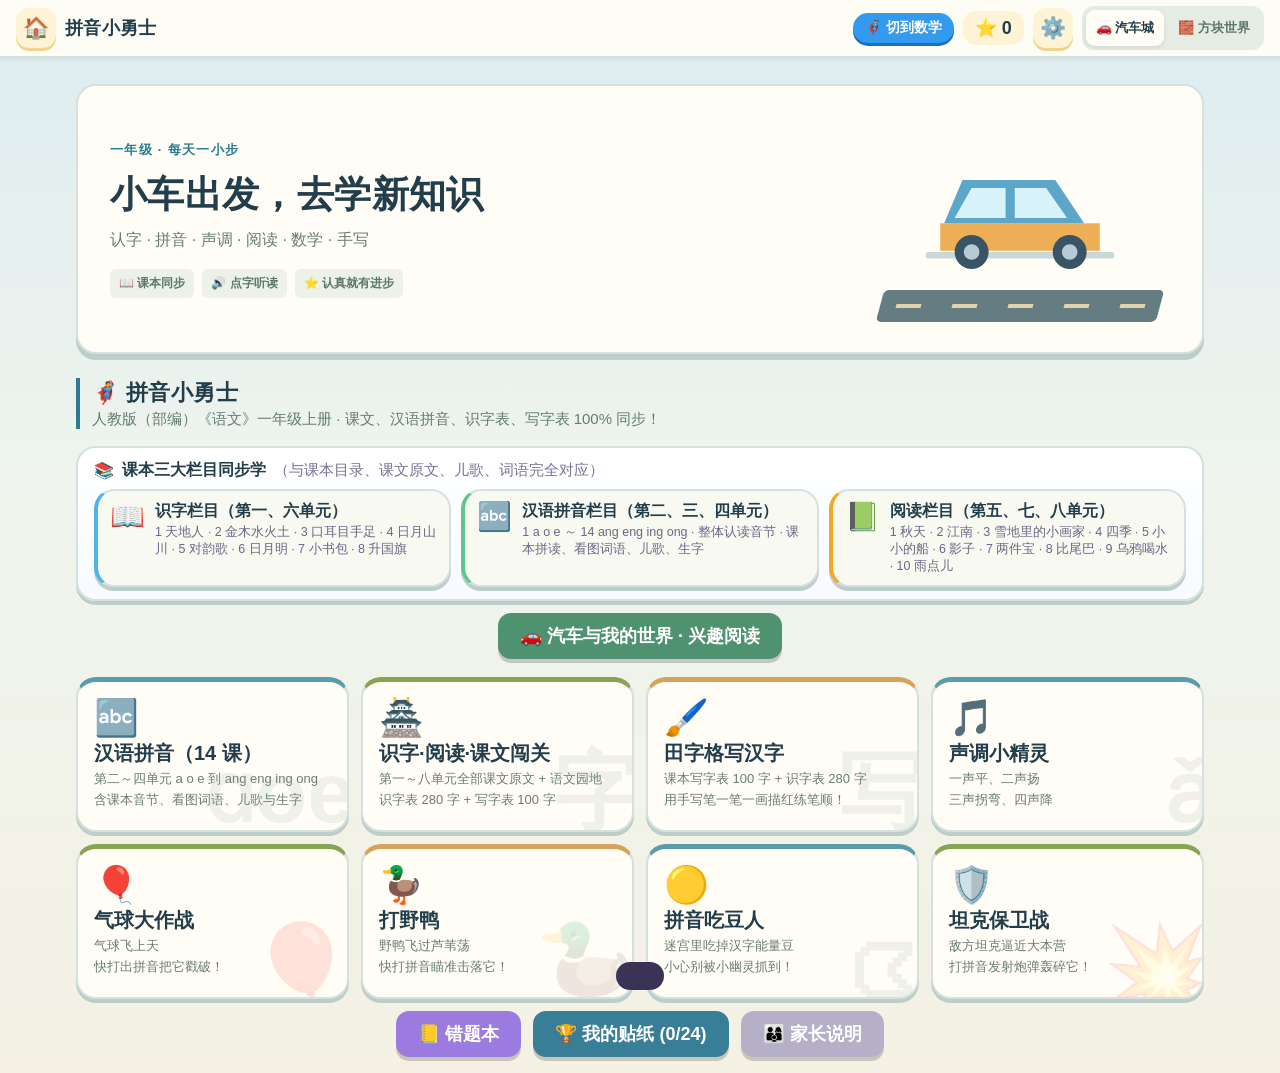
<file: index.html>
<!DOCTYPE html>
<html lang="zh-CN">
<head>
  <meta charset="UTF-8">
  <meta name="viewport" content="width=device-width, initial-scale=1.0, maximum-scale=1.0, user-scalable=no">
  <meta name="apple-mobile-web-app-capable" content="yes">
  <meta name="apple-mobile-web-app-status-bar-style" content="default">
  <meta name="apple-mobile-web-app-title" content="拼音小勇士">
  <link rel="manifest" href="manifest.json">
  <title>拼音小勇士 · 一年级拼音打字游戏</title>
  <link rel="stylesheet" href="style.css?v=encourage-1">
  <link rel="stylesheet" href="designs/arcade-upgrade/arcade-upgrade.css?v=arcade2">
  <link rel="stylesheet" href="learning-theme.css?v=worlds1">
</head>
<body>
  <div class="sky">
    <div class="cloud c1"></div><div class="cloud c2"></div><div class="cloud c3"></div>
  </div>

  <header class="topbar">
    <button class="icon-btn" id="btnHome" title="回到首页">🏠</button>
    <div class="title" id="topTitle">拼音小勇士</div>
    <a href="math.html" id="btnSwitchGame" style="text-decoration:none;background:#339af0;color:#fff;padding:6px 12px;border-radius:999px;font-weight:800;font-size:14px;box-shadow:0 3px 0 #1971c2;white-space:nowrap">🦸‍♂️ 切到数学</a>
    <div class="star-count" id="starCount" title="我的星星">⭐ 0</div>
    <button class="icon-btn" id="btnSettings" title="设置">⚙️</button>
  </header>

  <main id="app"></main>

  <div id="toast" class="toast"></div>
  <div id="modal" class="modal hidden"></div>

  <script src="hanzi-writer.min.js"></script>
  <script src="hanzi-data.js"></script>
  <script src="data.js"></script>
  <script src="math-unit4-literacy.js?v=1"></script>
  <script src="yuwen-garden5-literacy.js?v=1"></script>
  <script src="question-learning-data.js?v=worlds1"></script>
  <script src="pinyin-audio-data.js?v=tts3"></script>
  <script src="teacher-voice-data.js?v=tts3"></script>
  <script src="math-unit4-voice.js?v=1"></script>
  <script src="yuwen-garden5-voice.js?v=1"></script>
  <script src="question-learning-voice.js?v=worlds1"></script>
  <script src="question-character-voice.js?v=worlds1"></script>
  <script src="teacher-voice-player.js?v=tts3-worlds1"></script>
  <script src="designs/arcade-upgrade/arcade-sound-data.js?v=real-sfx1"></script>
  <script src="designs/arcade-upgrade/arcade-fx.js?v=real-sfx1"></script>
  <script src="question-learning-illustrations.js?v=worlds1"></script>
  <script src="learning-theme.js?v=worlds1"></script>
  <script src="app.js?v=worlds1"></script>
  <script>
    if ('serviceWorker' in navigator && (location.protocol === 'https:' || location.hostname === 'localhost')) {
      navigator.serviceWorker.register('./sw.js').catch(() => {});
    }
  </script>
</body>
</html>
</file>
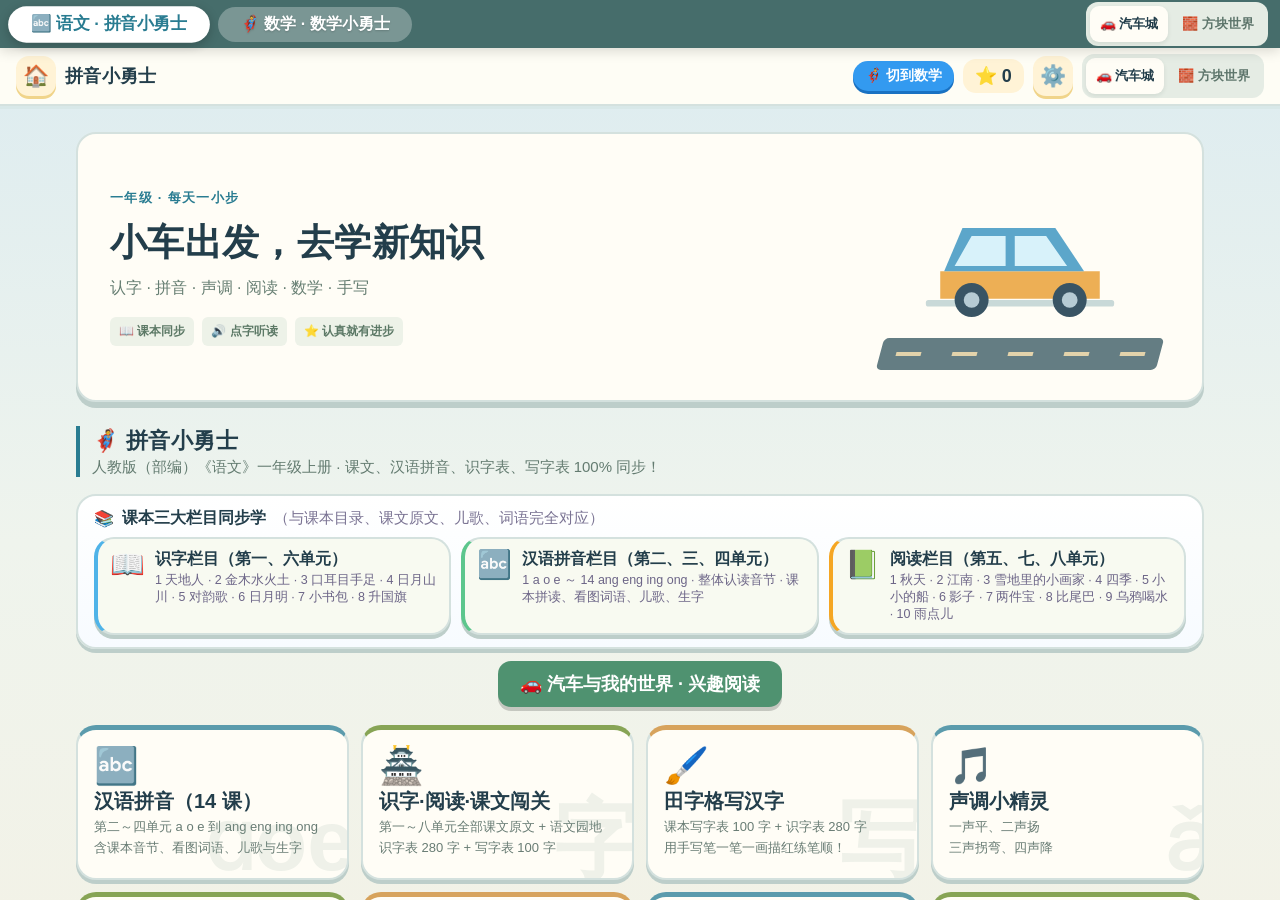
<file: all.html>
<!DOCTYPE html>
<html lang="zh-CN">
<head>
  <meta charset="UTF-8">
  <meta name="viewport" content="width=device-width, initial-scale=1.0, maximum-scale=1.0, user-scalable=no, viewport-fit=cover">
  <meta name="apple-mobile-web-app-capable" content="yes">
  <meta name="apple-mobile-web-app-status-bar-style" content="default">
  <meta name="apple-mobile-web-app-title" content="一年级小勇士">
  <meta name="mobile-web-app-capable" content="yes">
  <link rel="manifest" href="manifest.json">
  <title>一年级小勇士 · 拼音+数学二合一</title>
  <style>
    * { box-sizing: border-box; -webkit-tap-highlight-color: transparent; }
    html, body {
      margin: 0; padding: 0; width: 100%; height: 100%;
      overflow: hidden;
      font-family: 'PingFang SC', 'Hiragino Sans GB', 'Microsoft YaHei', sans-serif;
      background: #b8ecff;
    }
    .switch-bar {
      height: 48px;
      background: linear-gradient(90deg, #ff6b35 0%, #f7931e 48%, #339af0 100%);
      display: flex;
      align-items: center;
      justify-content: center;
      gap: 12px;
      padding: 0 12px;
      box-shadow: 0 3px 12px rgba(0,0,0,.15);
      position: relative;
      z-index: 9999;
    }
    .sw-btn {
      border: none;
      border-radius: 999px;
      padding: 7px 22px;
      font-size: 16px;
      font-weight: 900;
      cursor: pointer;
      background: rgba(255, 255, 255, 0.28);
      color: #ffffff;
      transition: all .18s cubic-bezier(0.2, 0.8, 0.2, 1);
      display: inline-flex;
      align-items: center;
      gap: 6px;
      text-shadow: 0 1px 2px rgba(0,0,0,.18);
    }
    .sw-btn:hover {
      background: rgba(255, 255, 255, 0.4);
      transform: translateY(-1px);
    }
    .sw-btn:active {
      transform: translateY(1px);
    }
    .sw-btn.active {
      background: #ffffff;
      color: #d9480f;
      box-shadow: 0 3px 10px rgba(0,0,0,.22);
      transform: scale(1.04);
      text-shadow: none;
    }
    .sw-btn.math.active {
      color: #1971c2;
    }
    .game-frame {
      width: 100%;
      height: calc(100% - 48px);
      border: none;
      display: block;
      background: #b8ecff;
    }
  </style>
<link rel="stylesheet" href="learning-theme.css?v=worlds1">
</head>
<body>
  <div class="switch-bar">
    <button id="btnPinyin" class="sw-btn active" onclick="switchGame('pinyin')">🔤 语文 · 拼音小勇士</button>
    <button id="btnMath" class="sw-btn math" onclick="switchGame('math')">🦸‍♂️ 数学 · 数学小勇士</button>
  </div>
  <iframe id="pinyinFrame" class="game-frame" src="index.html?v=tts3" allow="autoplay"></iframe>
  <iframe id="mathFrame" class="game-frame" src="math.html?v=tts3" allow="autoplay" style="display:none"></iframe>

  <script src="learning-theme.js?v=worlds1"></script>
  <script>
    const pinyinFrame = document.getElementById('pinyinFrame');
    const mathFrame = document.getElementById('mathFrame');
    const btnPinyin = document.getElementById('btnPinyin');
    const btnMath = document.getElementById('btnMath');
    window.LearningTheme?.setSoundProvider(()=>{try{return (location.hash==='#math'?mathFrame:pinyinFrame).contentWindow.LearningTheme?.isSoundEnabled()??false;}catch{return false;}});

    function switchGame(which) {
      const isPinyin = which === 'pinyin';
      btnPinyin.classList.toggle('active', isPinyin);
      btnMath.classList.toggle('active', !isPinyin);
      pinyinFrame.style.display = isPinyin ? 'block' : 'none';
      mathFrame.style.display = isPinyin ? 'none' : 'block';
      if (history.replaceState) history.replaceState(null, '', '#' + which);

      // Audio 由共享配音播放器管理，不一定挂在 DOM 中。
      const inactiveFrame = isPinyin ? mathFrame : pinyinFrame;
      try { inactiveFrame.contentWindow.TeacherVoice?.stop(); inactiveFrame.contentWindow.ArcadeFX?.stop(); } catch (e) {}

    }

    window.addEventListener('load', () => {
      if (location.hash === '#math') switchGame('math');
    });

    // 接收子 iframe 内点击顶栏跳转时的事件，平滑原地切换
    window.addEventListener('message', e => {
      if (e.data === 'switch:math') switchGame('math');
      if (e.data === 'switch:pinyin') switchGame('pinyin');
    });

    if ('serviceWorker' in navigator && (location.protocol === 'https:' || location.hostname === 'localhost')) {
      navigator.serviceWorker.register('./sw.js').catch(() => {});
    }
  </script>
</body>
</html>
</file>
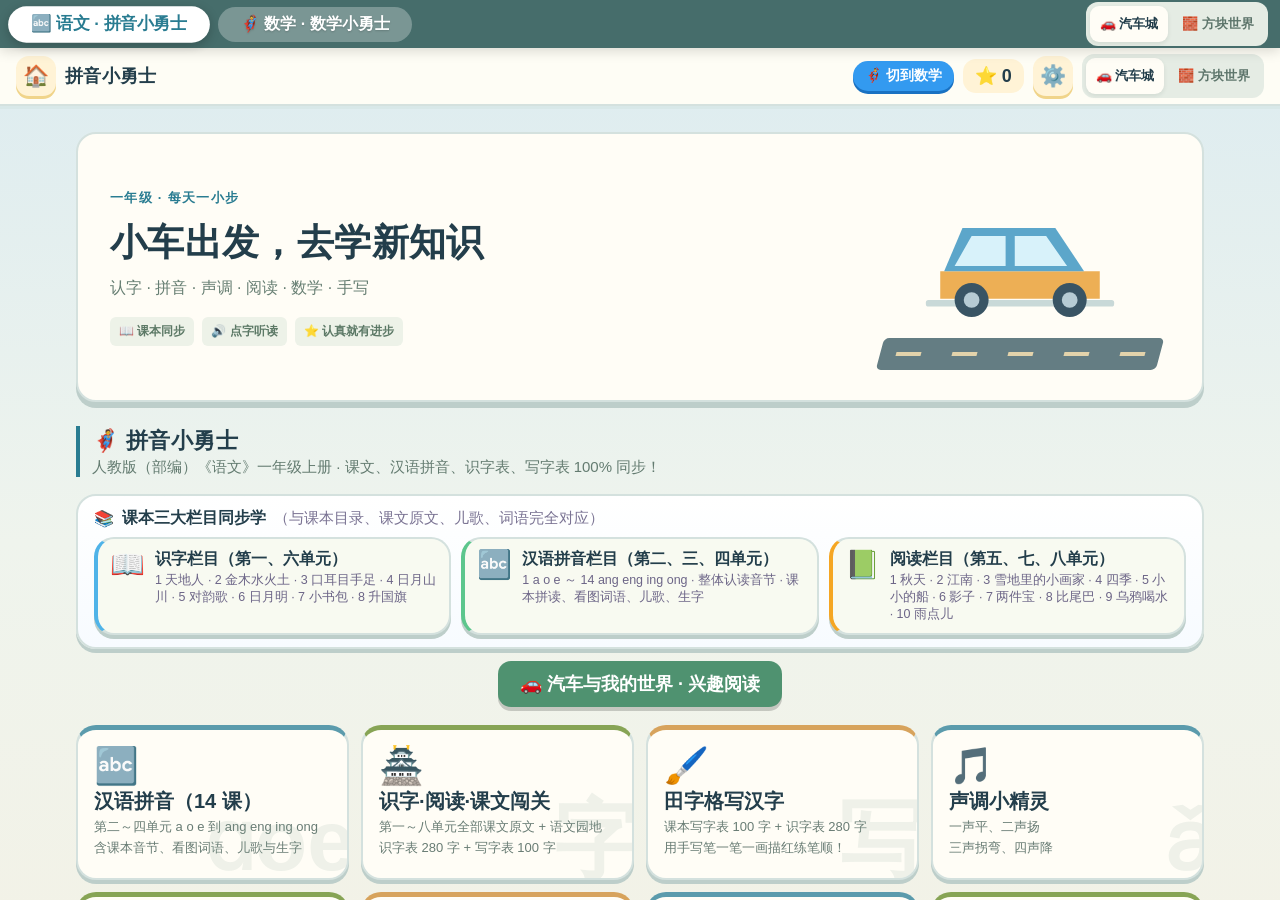
<file: combo.html>
<!DOCTYPE html>
<html lang="zh-CN">
<head>
  <meta charset="UTF-8">
  <meta http-equiv="refresh" content="0; url=all.html">
  <title>正在进入一年级小勇士二合一…</title>
  <script>location.replace('all.html' + location.hash);</script>
</head>
<body>
  <p style="text-align:center;font-size:18px;margin-top:20vh;">正在跳转至 <a href="all.html">一年级小勇士（拼音+数学二合一）</a>…</p>
</body>
</html>
</file>
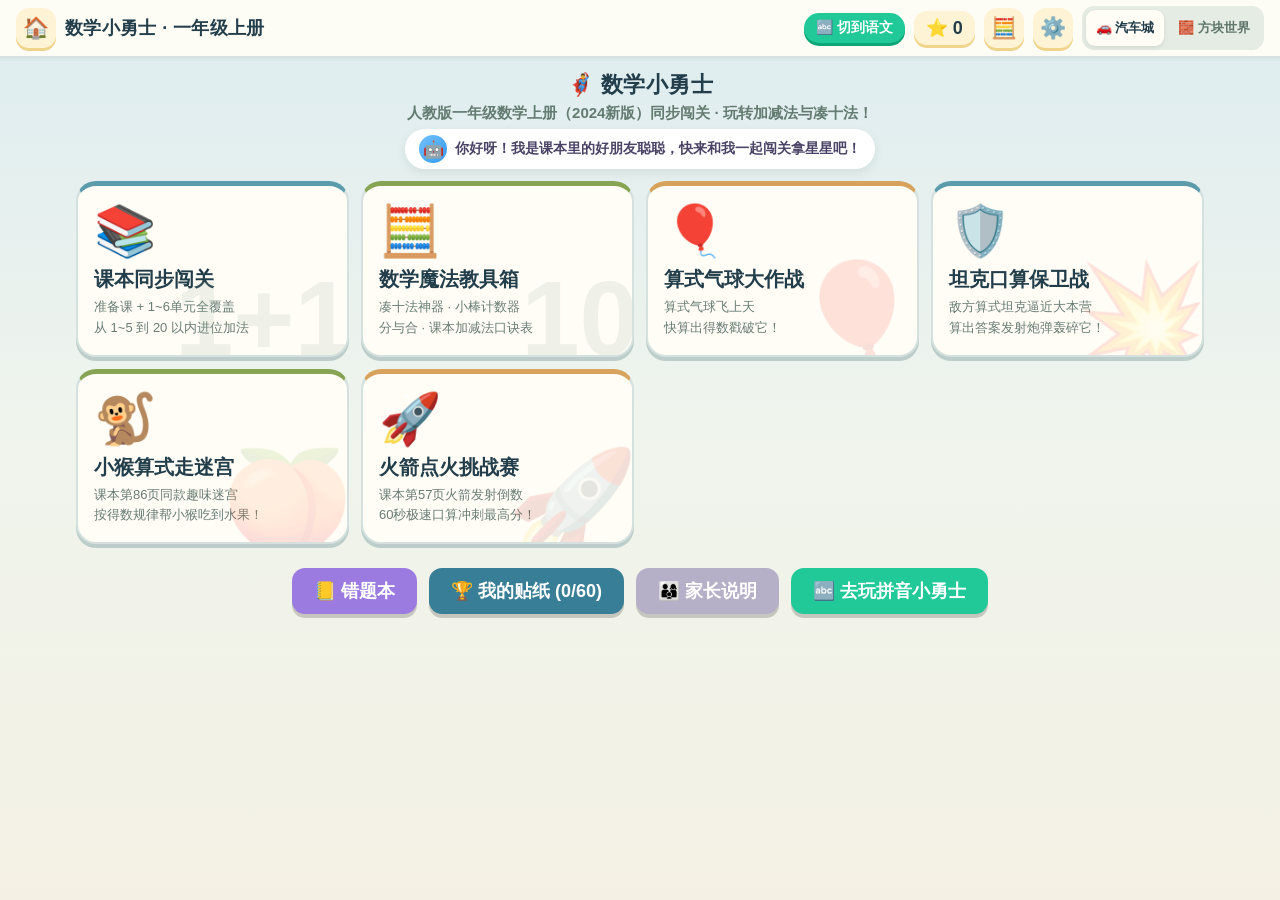
<file: math.html>
<!DOCTYPE html>
<html lang="zh-CN">
<head>
  <meta charset="UTF-8">
  <meta name="viewport" content="width=device-width, initial-scale=1.0, maximum-scale=1.0, user-scalable=no">
  <meta name="apple-mobile-web-app-capable" content="yes">
  <meta name="apple-mobile-web-app-status-bar-style" content="default">
  <meta name="apple-mobile-web-app-title" content="数学小勇士">
  <meta name="mobile-web-app-capable" content="yes">
  <link rel="manifest" href="manifest.json">
  <title>数学小勇士 · 一年级数学闯关与加减法游戏</title>
  <link rel="stylesheet" href="math-style.css">
  <link rel="stylesheet" href="designs/arcade-upgrade/arcade-upgrade.css?v=arcade2">
  <link rel="stylesheet" href="learning-theme.css?v=worlds1">
</head>
<body>
  <div class="sky">
    <div class="cloud c1"></div><div class="cloud c2"></div><div class="cloud c3"></div>
  </div>

  <header class="topbar">
    <button class="icon-btn" id="btnHome" title="回到首页">🏠</button>
    <div class="title" id="topTitle">数学小勇士</div>
    <a href="index.html" id="btnSwitchGame" style="text-decoration:none;background:#20c997;color:#fff;padding:6px 12px;border-radius:999px;font-weight:800;font-size:14px;box-shadow:0 3px 0 #0ca678;white-space:nowrap">🔤 切到语文</a>
    <div class="star-count" id="starCount" title="我的星星与贴纸">⭐ 0</div>
    <button class="icon-btn" id="btnLab" title="数学魔法教具箱">🧮</button>
    <button class="icon-btn" id="btnSettings" title="设置">⚙️</button>
  </header>

  <main id="app"></main>

  <div id="toast" class="toast"></div>
  <div id="modal" class="modal hidden"></div>

  <script src="math-data.js"></script>
  <script src="teacher-voice-data.js?v=tts3"></script>
  <script src="teacher-voice-player.js?v=tts3-worlds1"></script>
  <script src="math-fast-voice-data.js?v=fast1"></script>
  <script src="designs/arcade-upgrade/arcade-sound-data.js?v=real-sfx1"></script>
  <script src="designs/arcade-upgrade/arcade-fx.js?v=real-sfx1"></script>
  <script src="question-learning-illustrations.js?v=worlds1"></script>
  <script src="learning-theme.js?v=worlds1"></script>
  <script src="math-app.js?v=worlds1"></script>
  <script>
    if ('serviceWorker' in navigator && (location.protocol === 'https:' || location.hostname === 'localhost')) {
      navigator.serviceWorker.register('./sw.js').catch(() => {});
    }
  </script>
</body>
</html>
</file>
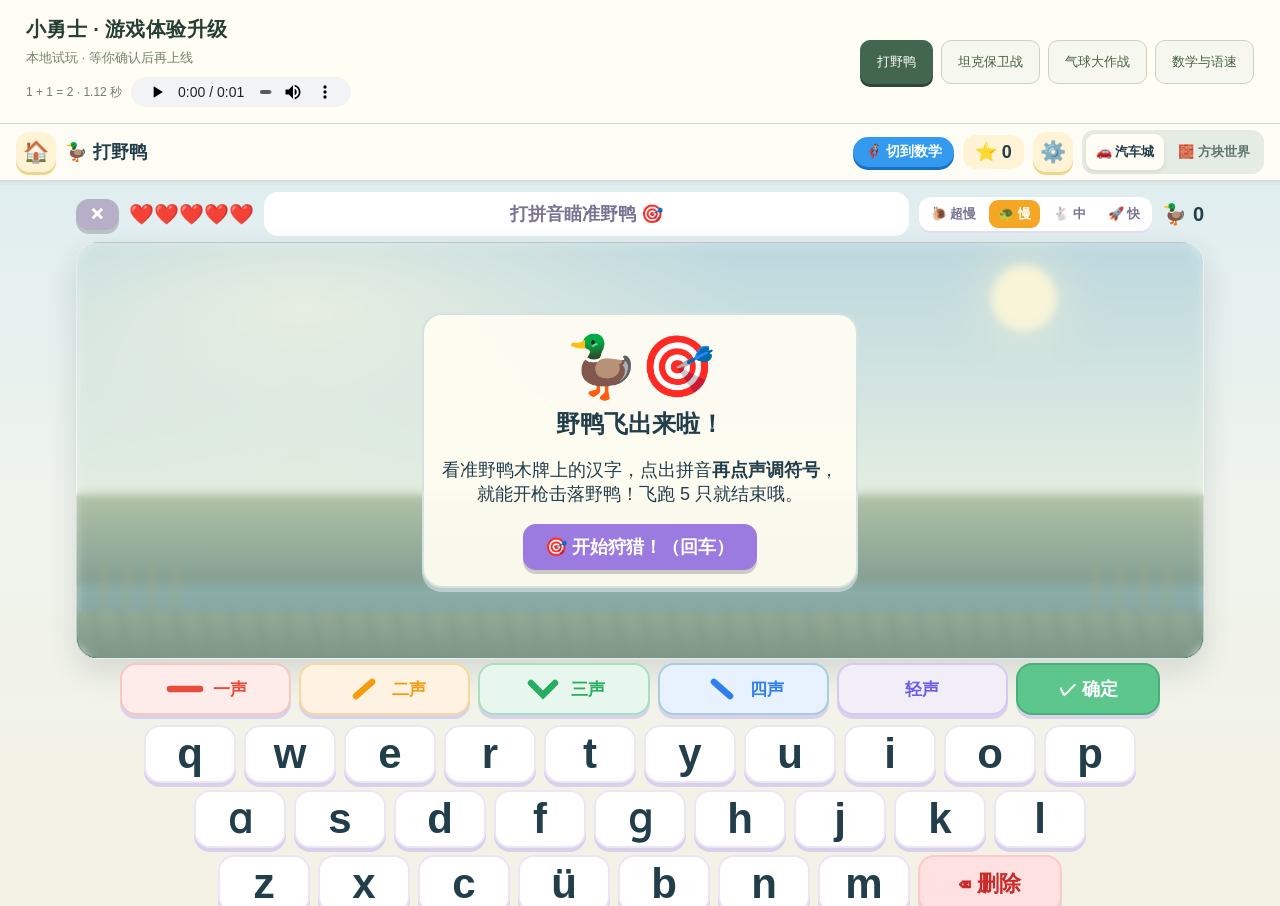
<file: designs/arcade-upgrade/preview.html>
<!DOCTYPE html>
<html lang="zh-CN"><head><meta charset="UTF-8"><meta name="viewport" content="width=device-width,initial-scale=1"><title>小勇士 · 游戏体验升级本地试玩</title><style>
*{box-sizing:border-box}body{margin:0;background:#e9eee6;color:#263f34;font-family:-apple-system,"PingFang SC",sans-serif}.review-bar{min-height:118px;padding:16px 26px;display:flex;align-items:center;justify-content:space-between;gap:18px;background:#fffdf4;border-bottom:1px solid #ced7c7;box-shadow:0 3px 15px #1c3c2b0c}h1{font-size:20px;margin:0 0 6px;letter-spacing:.02em}p{font-size:13px;margin:0;color:#75826d}.tabs{display:flex;flex-wrap:wrap;gap:8px}button{border:1px solid #c9d4c1;padding:10px 16px;background:#f6f8ef;border-radius:10px;color:#486044;font:700 14px inherit;cursor:pointer;min-height:44px}button.active{color:#fff;background:#42664e;border-color:#42664e;box-shadow:0 3px 0 #2c4936}iframe{display:block;width:100%;height:calc(100dvh - 118px);border:0;background:#c9e2e3}.voice-test{display:flex;gap:9px;align-items:center;margin-top:10px;font-size:12px;color:#71806c}.voice-test audio{height:30px;width:220px} @media(max-width:700px){.review-bar{padding:12px;align-items:flex-start;flex-direction:column;gap:10px}iframe{height:calc(100dvh - 178px)}h1{font-size:18px}.voice-test{display:none}button{padding:8px 12px}}
</style></head><body>
<header class="review-bar"><div><h1>小勇士 · 游戏体验升级</h1><p>本地试玩 · 等你确认后再上线</p><div class="voice-test"><span>1 + 1 = 2 · 1.12 秒</span><audio controls preload="metadata" src="../../试听-数学正常稍快语速.mp3"></audio></div></div><nav class="tabs" aria-label="试玩场景"><button class="active" data-game="duck">打野鸭</button><button data-game="tank">坦克保卫战</button><button data-game="balloon">气球大作战</button><button data-game="math">数学与语速</button></nav></header>
<iframe id="reviewGame" title="可玩的游戏预览" src="../../index.html?play=duck" allow="autoplay"></iframe>
<script>document.querySelectorAll('[data-game]').forEach(button=>button.addEventListener('click',()=>{document.querySelectorAll('[data-game]').forEach(b=>b.classList.toggle('active',b===button));document.querySelector('#reviewGame').src=button.dataset.game==='math'?'../../math.html':'../../index.html?play='+button.dataset.game;}));window.addEventListener('message', event => {
  const frame = document.querySelector('#reviewGame');
  if (event.source !== frame.contentWindow) return;
  const game = event.data === 'switch:math' ? 'math' : event.data === 'switch:pinyin' ? 'duck' : null;
  if (game) document.querySelector('[data-game="' + game + '"]').click();
});</script>
</body></html>
</file>
<file: style.css>
:root {
  --py-font: 'Yuanti SC', 'PingFang SC', 'Hiragino Sans GB', 'Helvetica Neue', 'Arial', sans-serif;
  --hz-font: 'Kaiti SC', 'STKaiti', 'KaiTi', '楷体', 'PingFang SC', serif;
  --ui-font: 'PingFang SC', 'Hiragino Sans GB', 'Microsoft YaHei', sans-serif;
  --blue: #4fb3e8;
  --green: #5cc68d;
  --orange: #f5a623;
  --pink: #e86b9a;
  --purple: #9b7be0;
  --red: #ef5a5a;
  --ink: #3b3355;
  --card: #ffffff;
  --t1: #e74c3c;
  --t2: #f39c12;
  --t3: #27ae60;
  --t4: #2f80ed;
}

* { box-sizing: border-box; -webkit-tap-highlight-color: transparent; }

html, body {
  margin: 0;
  min-height: 100%;
  font-family: var(--ui-font);
  color: var(--ink);
  user-select: none;
  -webkit-user-select: none;
}

body {
  background: linear-gradient(180deg, #bfe7ff 0%, #e6f6ff 55%, #fff7e0 100%);
  min-height: 100vh;
  overflow-x: hidden;
}

button { font-family: inherit; cursor: pointer; touch-action: manipulation; }

/* ---------- 天空背景 ---------- */
.sky { position: fixed; inset: 0; pointer-events: none; z-index: 0; overflow: hidden; }
.cloud {
  position: absolute; background: #fff; border-radius: 100px; opacity: .8;
  width: 160px; height: 50px; animation: drift 60s linear infinite;
}
.cloud::before, .cloud::after { content: ''; position: absolute; background: #fff; border-radius: 50%; }
.cloud::before { width: 70px; height: 70px; top: -35px; left: 25px; }
.cloud::after { width: 90px; height: 90px; top: -45px; right: 20px; }
.c1 { top: 12%; left: -200px; }
.c2 { top: 40%; left: -200px; animation-delay: -25s; transform: scale(.7); }
.c3 { top: 70%; left: -200px; animation-delay: -45s; transform: scale(1.2); }
@keyframes drift { from { left: -220px; } to { left: 110%; } }

/* ---------- 顶栏 ---------- */
.topbar {
  position: sticky; top: 0; z-index: 10;
  display: flex; align-items: center; gap: 10px;
  padding: 6px 16px;
  background: rgba(255,255,255,.88);
  backdrop-filter: blur(8px);
  box-shadow: 0 2px 10px rgba(0,0,0,.06);
}
.topbar .title { flex: 1; font-size: 20px; font-weight: 800; color: #ff7a45; letter-spacing: 2px; }
.icon-btn {
  border: none; background: #fff3d6; font-size: 21px; width: 40px; height: 40px; border-radius: 12px;
  box-shadow: 0 3px 0 #f0d48a; transition: transform .1s;
}
.icon-btn:active { transform: translateY(3px); box-shadow: none; }
.star-count { font-size: 18px; font-weight: 800; background: #fff3d6; padding: 6px 12px; border-radius: 12px; cursor: pointer; }

main { position: relative; z-index: 1; max-width: 1160px; margin: 0 auto; padding: 10px 16px 16px; }

/* ---------- 通用 ---------- */
.screen-title { font-size: 24px; font-weight: 900; margin: 4px 0 12px; display: flex; align-items: center; gap: 12px; }
.sub { color: #7a7393; font-size: 15px; }
.btn {
  border: none; border-radius: 16px; padding: 11px 22px; font-size: 18px; font-weight: 800; color: #fff;
  background: var(--orange); box-shadow: 0 4px 0 rgba(0,0,0,.18); transition: transform .1s;
}
.btn:active { transform: translateY(4px); box-shadow: 0 1px 0 rgba(0,0,0,.18); }
.btn.blue { background: var(--blue); }
.btn.green { background: var(--green); }
.btn.pink { background: var(--pink); }
.btn.purple { background: var(--purple); }
.btn.gray { background: #b5afc7; }
.btn.small { padding: 7px 14px; font-size: 15px; border-radius: 12px; }
.row { display: flex; gap: 12px; flex-wrap: wrap; align-items: center; }
.center { text-align: center; justify-content: center; }
.card { background: var(--card); border-radius: 22px; padding: 16px 18px; box-shadow: 0 6px 20px rgba(80,60,140,.09); }
.hidden { display: none !important; }

/* ---------- 首页（适配 iPad Pro 11 寸一屏展示） ---------- */
.hero { text-align: center; margin: 2px 0 10px; }
.hero h1 { font-size: 32px; margin: 0; color: #ff7a45; text-shadow: 2px 2px 0 #fff; letter-spacing: 3px; display: inline-block; }
.hero p { font-size: 15px; color: #6c6587; margin: 2px 0 0; }
.mode-grid { display: grid; grid-template-columns: repeat(4, 1fr); gap: 12px; }
.mode-card {
  border: none; text-align: left; border-radius: 22px; padding: 14px 16px; color: #fff; min-height: 118px;
  box-shadow: 0 6px 0 rgba(0,0,0,.15); transition: transform .15s; position: relative; overflow: hidden;
}
.mode-card:hover { transform: translateY(-3px) rotate(-.4deg); }
.mode-card:active { transform: translateY(3px); box-shadow: 0 2px 0 rgba(0,0,0,.15); }
.mode-card .emoji { font-size: 36px; line-height: 1; }
.mode-card h2 { margin: 4px 0 2px; font-size: 20px; }
.mode-card p { margin: 0; font-size: 13px; opacity: .95; line-height: 1.35; }
.mode-card .big-bg { position: absolute; right: -8px; bottom: -22px; font-size: 86px; opacity: .18; font-family: var(--py-font); font-weight: 700; }
.mini-links { display: flex; gap: 12px; justify-content: center; margin-top: 12px; flex-wrap: wrap; }

/* ---------- 课程列表与课本同步栏目 ---------- */
.textbook-bar { margin-bottom: 12px; padding: 12px 16px; border: 2px solid #e2ecff; background: linear-gradient(180deg, #ffffff 0%, #f7fbff 100%); }
.tb-head { font-size: 16px; margin-bottom: 8px; display: flex; align-items: center; gap: 8px; flex-wrap: wrap; }
.tb-grid { display: grid; grid-template-columns: repeat(3, 1fr); gap: 10px; }
.tb-btn {
  border: none; background: #fff; border-radius: 16px; padding: 10px 12px; text-align: left;
  display: flex; align-items: flex-start; gap: 10px; border-left: 6px solid var(--c, var(--blue));
  box-shadow: 0 3px 0 #e5def5; transition: transform .12s;
}
.tb-btn:hover { transform: translateY(-2px); background: #fcfdff; }
.tb-btn:active { transform: translateY(2px); box-shadow: 0 1px 0 #e5def5; }
.tb-icon { font-size: 28px; line-height: 1; flex-shrink: 0; margin-top: 2px; }
.tb-title { font-size: 16px; font-weight: 900; color: var(--ink); margin-bottom: 2px; }
.tb-desc { font-size: 12.5px; color: #6c6587; line-height: 1.35; }

.cat-tabs { display: flex; gap: 10px; flex-wrap: wrap; margin-bottom: 18px; }
.cat-tab {
  border: 2px solid #e0daf0; background: #fff; border-radius: 16px; padding: 9px 18px;
  font-size: 16px; font-weight: 800; color: #6c6587; box-shadow: 0 3px 0 #e5def5; transition: all .12s;
}
.cat-tab:hover { transform: translateY(-1px); }
.cat-tab.active { background: var(--orange); color: #fff; border-color: var(--orange); box-shadow: 0 3px 0 #d4830f; }

.unit { margin-bottom: 22px; }
.unit-title { display: inline-block; color: #fff; font-weight: 800; padding: 6px 16px; border-radius: 12px 12px 12px 0; margin-bottom: 10px; font-size: 18px; }
.lesson-grid { display: grid; grid-template-columns: repeat(auto-fill, minmax(240px, 1fr)); gap: 12px; }
.lesson-card {
  border: none; background: #fff; border-radius: 20px; padding: 14px 16px; text-align: left;
  box-shadow: 0 5px 0 #e5def5; transition: transform .1s; border-left: 8px solid var(--c, var(--blue));
  display: flex; flex-direction: column; gap: 3px;
}
.lesson-card:hover { transform: translateY(-2px); }
.lesson-card:active { transform: translateY(3px); box-shadow: 0 2px 0 #e5def5; }
.lesson-card .ln-row { display: flex; align-items: center; justify-content: space-between; gap: 6px; }
.lesson-card .ln { font-size: 18px; font-weight: 800; }
.pg-badge { font-size: 12px; font-weight: 700; background: #f2effa; color: #6c6587; padding: 2px 8px; border-radius: 10px; white-space: nowrap; }
.lesson-card .lt-preview { font-family: var(--hz-font); font-size: 15px; color: #544d6e; background: #faf8ff; padding: 3px 8px; border-radius: 8px; white-space: nowrap; overflow: hidden; text-overflow: ellipsis; }
.lesson-card .lc { font-family: var(--hz-font); font-size: 18px; color: #7a7393; margin: 2px 0; letter-spacing: 1.5px; white-space: nowrap; overflow: hidden; text-overflow: ellipsis; }
.lesson-card .write-preview { font-size: 13px; color: #d97706; font-weight: 700; white-space: nowrap; overflow: hidden; text-overflow: ellipsis; }
.lesson-card .lp { font-family: var(--py-font); font-size: 26px; color: #444; margin: 2px 0; }
.lesson-card .zt-line { font-size: 14px; color: #0284c7; font-weight: 700; }
.stars { color: #ffc107; font-size: 18px; letter-spacing: 1px; }
.stars .off { color: #e3dff0; }

/* ---------- 课文原文与拼音拼读框 ---------- */
.section-block { margin-bottom: 18px; }
.sec-head { font-size: 18px; font-weight: 800; color: #4c4469; margin: 10px 0 10px; }
.textbook-box {
  background: linear-gradient(180deg, #fffdf7 0%, #fff9eb 100%);
  border: 2px solid #f7df9c;
}
.textbook-box.extra {
  background: linear-gradient(180deg, #f6fcff 0%, #eef8ff 100%);
  border-color: #bae0ff;
}
.tb-box-head {
  display: flex; align-items: center; justify-content: space-between; gap: 10px; flex-wrap: wrap;
  font-size: 19px; font-weight: 900; color: #3b3355; margin-bottom: 10px;
}
.tb-lines { display: flex; flex-direction: column; gap: 8px; }
.tb-line {
  font-family: var(--hz-font); font-size: 24px; line-height: 1.5; color: #2d2640;
  background: rgba(255,255,255,.78); padding: 8px 14px; border-radius: 14px;
  cursor: pointer; transition: background .15s, transform .1s;
  border: 1px dashed rgba(210,180,110,.45);
}
.tb-line:hover { background: #fff; transform: translateX(4px); }
.tb-line:active { transform: scale(.99); }

.syl-pill-grid, .word-card-grid { display: flex; flex-wrap: wrap; gap: 10px; }
.syl-pill {
  border: 2px solid #e5def5; background: #faf8ff; border-radius: 16px; padding: 8px 14px;
  display: inline-flex; align-items: baseline; gap: 6px; box-shadow: 0 3px 0 #e5def5;
  transition: transform .12s;
}
.syl-pill:hover { transform: scale(1.06); background: #fff; }
.syl-pill .sp-py { font-size: 26px; color: var(--red); }
.syl-pill .sp-hz { font-family: var(--hz-font); font-size: 18px; color: #7a7393; }

.word-pill {
  border: 2px solid #d8ecff; background: #f7fbff; border-radius: 18px; padding: 8px 16px;
  display: inline-flex; flex-direction: column; align-items: center; gap: 2px;
  box-shadow: 0 4px 0 #d0e4f7; transition: transform .12s;
}
.word-pill:hover { transform: scale(1.05); background: #fff; }
.word-pill .word-py { font-size: 19px; color: #2b6cb0; }
.word-pill .word-hz { font-family: var(--hz-font); font-size: 28px; color: #2d2640; font-weight: 700; letter-spacing: 2px; }

/* ---------- 字卡（学一学） ---------- */
.char-grid { display: grid; grid-template-columns: repeat(auto-fill, minmax(116px, 1fr)); gap: 14px; }
.char-card {
  position: relative; border: none; background: #fff; border-radius: 20px; padding: 14px 6px 12px; text-align: center;
  box-shadow: 0 5px 0 #e5def5; transition: transform .15s;
}
.char-card.poly-card { border: 2px solid #60a5fa; background: #f8fbff; }
.char-card:hover { transform: scale(1.05); }
.char-card .py { font-size: 24px; color: #555; }
.char-card .hz { font-family: var(--hz-font); font-size: 56px; line-height: 1.15; }
.char-card.poly-card .hz { color: #1d4ed8; }
.char-card .wd { font-size: 14px; color: #8a83a3; }
.card-badges { position: absolute; top: 5px; right: 6px; display: flex; gap: 3px; }
.c-badge { font-size: 10px; font-weight: 800; padding: 1px 5px; border-radius: 6px; }
.c-badge.poly { background: #dbeafe; color: #1d4ed8; }
.c-badge.write { background: #fef3c7; color: #b45309; }
.char-card.pop, .letter-card.pop, .syl-pill.pop, .word-pill.pop, .write-card.pop { animation: popIn .4s; }
@keyframes popIn { 0% { transform: scale(1); } 40% { transform: scale(1.18) rotate(-4deg); } 100% { transform: scale(1); } }

.write-box { background: #fffdf9; border: 2px solid #fde68a; }
.write-grid { display: flex; flex-wrap: wrap; gap: 14px; }
.write-card {
  border: none; background: #fff; padding: 8px 10px 10px; border-radius: 18px;
  box-shadow: 0 4px 0 #f3e0b5; text-align: center; transition: transform .12s;
}
.write-card:hover { transform: scale(1.06); }
.write-card .w-py { font-size: 20px; color: #555; margin-bottom: 4px; }
.tzg.mini { width: 86px; height: 86px; border-width: 2px; }
.tzg.mini .hz { font-size: 64px; }

.letter-grid { display: grid; grid-template-columns: repeat(auto-fill, minmax(170px, 1fr)); gap: 16px; }
.letter-card { border: none; background: #fff; border-radius: 24px; padding: 16px; text-align: center; box-shadow: 0 6px 0 #e5def5; }
.letter-card.zt-card { background: #f0f9ff; border: 2px solid #bae6fd; }
.letter-card .em { font-size: 44px; }
.letter-card .lt { font-family: var(--py-font); font-size: 64px; color: var(--red); line-height: 1.1; }
.letter-card.zt-card .lt { color: #0284c7; font-size: 54px; }
.letter-card .rh { font-size: 15px; color: #6c6587; }

/* ---------- 拼音渲染（自绘声调符号） ---------- */
.py { font-family: var(--py-font); white-space: nowrap; line-height: 1.25; display: inline-block; }
.py .tv { position: relative; display: inline-block; }
.py .tv::after {
  content: ''; position: absolute; left: 50%; top: .06em;
  width: .5em; height: .26em; transform: translateX(-50%);
  background: currentColor;
  -webkit-mask: var(--m) center / contain no-repeat;
  mask: var(--m) center / contain no-repeat;
}
.py .tv.hi::after { top: -.2em; }   /* ü 上的声调要更高一点 */
.py .tv.t1 { --m: url("data:image/svg+xml;utf8,<svg xmlns='http://www.w3.org/2000/svg' viewBox='0 0 40 20'><path d='M5 10H35' stroke='black' stroke-width='5' stroke-linecap='round' fill='none'/></svg>"); }
.py .tv.t2 { --m: url("data:image/svg+xml;utf8,<svg xmlns='http://www.w3.org/2000/svg' viewBox='0 0 40 20'><path d='M12 17L28 3' stroke='black' stroke-width='5' stroke-linecap='round' fill='none'/></svg>"); }
.py .tv.t3 { --m: url("data:image/svg+xml;utf8,<svg xmlns='http://www.w3.org/2000/svg' viewBox='0 0 40 20'><path d='M8 4L20 16L32 4' stroke='black' stroke-width='5' stroke-linecap='round' stroke-linejoin='round' fill='none'/></svg>"); }
.py .tv.t4 { --m: url("data:image/svg+xml;utf8,<svg xmlns='http://www.w3.org/2000/svg' viewBox='0 0 40 20'><path d='M12 3L28 17' stroke='black' stroke-width='5' stroke-linecap='round' fill='none'/></svg>"); }
.py .tv.q::after { display: none; }
.py .tv.q::before {
  content: '?'; position: absolute; left: 50%; top: -.55em; transform: translateX(-50%);
  font-size: .55em; color: var(--pink); font-weight: 800; animation: bob 1s ease-in-out infinite;
}
@keyframes bob { 0%,100% { transform: translate(-50%, 0); } 50% { transform: translate(-50%, -6px); } }
.tone-color.t1 { color: var(--t1); } .tone-color.t2 { color: var(--t2); }
.tone-color.t3 { color: var(--t3); } .tone-color.t4 { color: var(--t4); }

/* ---------- 田字格 ---------- */
.tzg {
  width: 140px; height: 140px; margin: 0 auto; position: relative;
  border: 3px solid #e85a5a; background: #fffdf8;
  display: flex; align-items: center; justify-content: center;
}
.tzg::before, .tzg::after { content: ''; position: absolute; pointer-events: none; }
.tzg::before { left: 0; right: 0; top: 50%; border-top: 2px dashed #f2a3a3; }
.tzg::after { top: 0; bottom: 0; left: 50%; border-left: 2px dashed #f2a3a3; }
.tzg .hz { font-family: var(--hz-font); font-size: 112px; line-height: 1; position: relative; z-index: 1; }

/* ---------- 打字闯关（适配 iPad Pro 11 寸一屏双栏+全宽键盘） ---------- */
.play-wrap { display: grid; grid-template-columns: 1fr; gap: 10px; }
.round-top-grid { display: grid; grid-template-columns: 1fr 1fr; gap: 12px; align-items: stretch; }
.ans-card { display: flex; flex-direction: column; justify-content: center; padding: 14px 18px; }
.kb-card { padding: 10px 14px 12px; }
.progress { height: 14px; background: #fff; border-radius: 12px; overflow: hidden; box-shadow: inset 0 2px 4px rgba(0,0,0,.08); flex: 1; }
.progress > div { height: 100%; background: linear-gradient(90deg, #ffd34e, #ff9f43); border-radius: 12px; transition: width .4s; }
.play-head { display: flex; align-items: center; gap: 12px; }
.play-head .pc { font-weight: 800; font-size: 17px; min-width: 60px; text-align: right; }

.question { text-align: center; position: relative; padding: 12px 18px; display: flex; flex-direction: column; align-items: center; justify-content: center; }
.question .prompt { font-size: 16px; color: #7a7393; margin-bottom: 6px; }
.question .hintpy { font-size: 32px; color: #b6b0c9; min-height: 36px; line-height: 1.1; }
.question .word { font-size: 22px; margin-top: 6px; font-family: var(--hz-font); color: #6c6587; }
.question .word b { color: var(--red); }
.question .bigpy { font-size: 76px; color: var(--ink); line-height: 1.2; margin-top: 8px; }
.question .bigletter { font-size: 96px; color: var(--red); font-family: var(--py-font); line-height: 1.05; }
.question .emoji-hint { font-size: 40px; line-height: 1.1; }
.speak-btn {
  position: absolute; right: 12px; top: 12px; border: none; background: #e6f6ff; font-size: 26px;
  width: 50px; height: 50px; border-radius: 50%; box-shadow: 0 3px 0 #b9def3;
}
.speak-btn:active { transform: translateY(3px); box-shadow: none; }
.hint-btn { position: absolute; left: 12px; top: 12px; border: none; background: #fff3d6; font-size: 22px; width: 50px; height: 50px; border-radius: 50%; box-shadow: 0 3px 0 #f0d48a; }

.answer-box {
  margin: 0 auto; width: 100%; min-width: 220px; max-width: 440px; min-height: 82px;
  border: 4px dashed #c9c1e6; border-radius: 20px; background: #faf8ff;
  display: flex; align-items: center; justify-content: center; font-size: 56px; padding: 4px 16px;
  transition: border-color .2s, background .2s;
}
.answer-box.ok { border-color: var(--green); background: #eafaf1; border-style: solid; }
.answer-box.bad { border-color: var(--red); background: #fff0f0; animation: shake .4s; }
.answer-box .cursor { display: inline-block; width: 4px; height: 50px; background: #9b7be0; margin-left: 4px; animation: blink 1s steps(1) infinite; vertical-align: middle; }
@keyframes blink { 50% { opacity: 0; } }
@keyframes shake { 0%,100% { transform: translateX(0); } 20% { transform: translateX(-12px); } 40% { transform: translateX(12px); } 60% { transform: translateX(-8px); } 80% { transform: translateX(8px); } }
.feedback { text-align: center; font-size: 20px; font-weight: 800; min-height: 28px; margin-top: 8px; }
.feedback.ok { color: var(--green); }
.feedback.bad { color: var(--red); }
.tone-tip { text-align: center; color: #8a83a3; font-size: 14px; margin-top: 4px; }
.tone-tip .k { display: inline-block; background: #fff; border-radius: 6px; padding: 0 6px; margin: 0 2px; box-shadow: 0 2px 0 #ddd; font-weight: 800; font-size: 16px; }

/* ---------- 屏幕键盘（大字号标准拼音字母 + 直接显示声调符号 + 一屏高度适配） ---------- */
.kb { display: flex; flex-direction: column; gap: 7px; align-items: center; margin-top: 4px; width: 100%; }
.kb-row { display: flex; gap: 8px; justify-content: center; width: 100%; max-width: 1040px; }
.key {
  flex: 1; max-width: 92px; min-width: 56px; height: 58px;
  border: 2px solid #ebe5f7; border-radius: 16px; background: #fff; font-size: 42px; font-weight: 700;
  font-family: var(--py-font); color: var(--ink); box-shadow: 0 4px 0 #d8d1ec; transition: transform .08s, background .2s;
  position: relative; display: inline-flex; align-items: center; justify-content: center; padding: 0;
}
.key .py { font-size: 42px; font-weight: 700; line-height: 1; }
.key.wide { flex: 1.55; max-width: 144px; font-size: 22px; font-family: var(--ui-font); font-weight: 800; }
.key.tone { flex: 1.35; max-width: 132px; height: 58px; font-family: var(--ui-font); font-weight: 800; }
.key.tone .tone-svg-wrap { display: flex; align-items: center; justify-content: center; width: 100%; height: 100%; }
.key.tone svg { width: 60px; height: 34px; display: block; }
.key.tone svg path { stroke-width: 6.5; }
.key.tone.t1 { background: #fdecea; color: var(--t1); border-color: #f9c6c0; }
.key.tone.t2 { background: #fef3e2; color: var(--t2); border-color: #fad7a0; }
.key.tone.t3 { background: #e7f7ee; color: var(--t3); border-color: #a9dfbf; }
.key.tone.t4 { background: #e8f1fe; color: var(--t4); border-color: #a9cce3; }
.key.tone.t0 { background: #f1eef8; color: #6c5ce7; border-color: #d6c8f5; font-size: 24px; }
.key.ok { background: var(--green); color: #fff; border-color: #46b078; }
.key.del { background: #ffe1e1; color: #c92a2a; border-color: #ffc9c9; }
.key.pressed, .key:active { transform: translateY(4px); box-shadow: 0 0 0 #d8d1ec; }
.key.next { background: #ffe066 !important; animation: glow 1s ease-in-out infinite; }
@keyframes glow { 0%,100% { box-shadow: 0 4px 0 #e0b800, 0 0 0 0 rgba(255,214,0,.6); } 50% { box-shadow: 0 4px 0 #e0b800, 0 0 0 8px rgba(255,214,0,0); } }

/* ---------- 声调小精灵 ---------- */
.tone-song { display: grid; grid-template-columns: repeat(4, 1fr); gap: 14px; }
.tone-demo { border: none; border-radius: 22px; padding: 16px 8px; background: #fff; box-shadow: 0 5px 0 #e5def5; text-align: center; }
.tone-demo .py { font-size: 54px; }
.tone-demo .hz { font-family: var(--hz-font); font-size: 40px; }
.tone-demo .rh { font-size: 16px; font-weight: 800; margin-top: 4px; }
.tone-demo svg { width: 70px; height: 40px; }
.tone-btns { display: grid; grid-template-columns: repeat(4, 1fr); gap: 14px; margin-top: 16px; }
.tone-btn {
  border: none; border-radius: 22px; padding: 14px 6px; font-size: 18px; font-weight: 800; color: #fff;
  box-shadow: 0 6px 0 rgba(0,0,0,.18);
}
.tone-btn:active { transform: translateY(4px); box-shadow: 0 2px 0 rgba(0,0,0,.18); }
.tone-btn svg { width: 64px; height: 36px; display: block; margin: 0 auto 4px; }
.tone-btn.t1 { background: var(--t1); } .tone-btn.t2 { background: var(--t2); }
.tone-btn.t3 { background: var(--t3); } .tone-btn.t4 { background: var(--t4); }
.tone-btn .num { display: inline-block; background: rgba(255,255,255,.3); border-radius: 8px; padding: 0 8px; margin-right: 4px; }

/* ---------- 气球大作战 ---------- */
.balloon-stage {
  position: relative; height: calc(100dvh - 365px); min-height: 240px; max-height: 430px; border-radius: 24px; overflow: hidden;
  background: linear-gradient(180deg, #8fd3ff 0%, #c9ecff 70%, #a6e3a1 70%, #7ccf7a 100%);
  box-shadow: inset 0 0 0 4px rgba(255,255,255,.6);
}
.balloon {
  position: absolute; width: 104px; height: 128px; text-align: center; will-change: transform;
}
.balloon .body {
  width: 104px; height: 120px; border-radius: 50% 50% 48% 48% / 55% 55% 45% 45%;
  display: flex; flex-direction: column; align-items: center; justify-content: center;
  box-shadow: inset -10px -12px 0 rgba(0,0,0,.08), inset 10px 10px 0 rgba(255,255,255,.25);
  position: relative;
}
.balloon .body::after {
  content: ''; position: absolute; bottom: -10px; left: 50%; transform: translateX(-50%);
  border: 8px solid transparent; border-bottom-color: inherit; border-top: 0;
}
.balloon .string { width: 2px; height: 60px; background: rgba(0,0,0,.25); margin: 6px auto 0; }
.balloon .hz { font-family: var(--hz-font); font-size: 56px; line-height: 1; color: #fff; text-shadow: 0 2px 0 rgba(0,0,0,.15); }
.balloon .bp { font-size: 20px; color: #fff; }
.balloon.target .body { outline: 4px solid #fff; outline-offset: 2px; }
.balloon.boom { animation: boom .35s forwards; }
@keyframes boom { to { transform: scale(1.8); opacity: 0; } }
.hud { display: flex; align-items: center; gap: 10px; font-size: 20px; font-weight: 800; margin-bottom: 6px; flex-wrap: wrap; }
.hud .typed { flex: 1; text-align: center; background: #fff; border-radius: 14px; padding: 2px 12px; min-height: 44px; font-size: 32px; min-width: 160px; display: flex; align-items: center; justify-content: center; }
.speed-bar { display: inline-flex; background: #fff; padding: 3px; border-radius: 12px; gap: 4px; box-shadow: 0 2px 0 #e5def5; }
.spd-btn {
  border: none; background: transparent; padding: 5px 9px; border-radius: 9px; font-size: 13px; font-weight: 800; color: #7a7393;
  transition: background .15s, color .15s;
}
.spd-btn.active { background: var(--orange); color: #fff; }
.float-text { position: absolute; font-size: 28px; font-weight: 900; color: #fff; text-shadow: 0 2px 4px rgba(0,0,0,.3); animation: floatUp 1.2s forwards; pointer-events: none; z-index: 6; }
@keyframes floatUp { to { transform: translateY(-70px); opacity: 0; } }
.overlay { position: absolute; inset: 0; display: flex; align-items: center; justify-content: center; background: rgba(255,255,255,.55); z-index: 5; }

/* ---------- 打野鸭 ---------- */
.duck-stage {
  position: relative; height: calc(100dvh - 365px); min-height: 240px; max-height: 430px; border-radius: 24px; overflow: hidden;
  background: linear-gradient(180deg, #56ccf2 0%, #a2e2ff 64%, #4facfe 64%, #2b86c5 76%, #56ab2f 76%, #a8e063 100%);
  box-shadow: inset 0 0 0 4px rgba(255,255,255,.6);
}
.duck-stage.flash { animation: screenFlash .22s ease-out; }
@keyframes screenFlash { 0% { filter: brightness(1.8); } 100% { filter: brightness(1); } }
.duck-scenery { position: absolute; inset: 0; pointer-events: none; z-index: 1; overflow: hidden; }
.duck-sun {
  position: absolute; right: 34px; top: 22px; width: 62px; height: 62px; border-radius: 50%;
  background: radial-gradient(circle, #fff7b2 20%, #ffd200 70%, rgba(255,210,0,0) 72%);
  box-shadow: 0 0 30px #ffe066;
}
.duck-grass {
  position: absolute; left: -20px; right: -20px; bottom: 0; height: 92px;
  background:
    radial-gradient(circle at 10% 100%, #439a24 55px, transparent 56px),
    radial-gradient(circle at 28% 100%, #52b02e 68px, transparent 69px),
    radial-gradient(circle at 50% 100%, #3d8e20 62px, transparent 63px),
    radial-gradient(circle at 72% 100%, #52b02e 70px, transparent 71px),
    radial-gradient(circle at 90% 100%, #439a24 58px, transparent 59px);
  z-index: 4;
}
.duck-reeds {
  position: absolute; bottom: 52px; font-size: 42px; z-index: 4; opacity: .9;
}
.duck {
  position: absolute; width: 126px; height: 124px; will-change: transform; z-index: 2;
  pointer-events: none;
}
.duck .duck-inner {
  width: 100%; height: 100%; display: flex; flex-direction: column; align-items: center; position: relative;
}
.duck.left .duck-art { transform: scaleX(-1); }
.duck .duck-art {
  width: 112px; height: 68px; position: relative;
  filter: drop-shadow(0 4px 4px rgba(0,0,0,.18));
}
.duck .duck-wing {
  transform-origin: 55px 34px;
  animation: wingFlap .28s ease-in-out infinite alternate;
}
@keyframes wingFlap { from { transform: rotate(-18deg) translateY(-2px); } to { transform: rotate(22deg) translateY(3px); } }
.duck .sign {
  margin-top: -8px; background: #fffdf6; border: 3px solid #c47f35; border-radius: 14px;
  padding: 2px 12px 4px; min-width: 68px; text-align: center;
  box-shadow: 0 4px 0 rgba(0,0,0,.14); position: relative;
}
.duck .sign .hz { font-family: var(--hz-font); font-size: 40px; line-height: 1.05; color: #2d2640; font-weight: 700; }
.duck .sign .bp { font-size: 17px; color: #d35400; line-height: 1.1; font-weight: 700; }
.duck.target .sign {
  border-color: #ff3b30; background: #fff3f0;
  box-shadow: 0 0 0 4px rgba(255,59,48,.35), 0 4px 0 rgba(0,0,0,.14);
}
.duck .crosshair {
  display: none; position: absolute; top: 8px; left: 50%; transform: translateX(-50%);
  width: 58px; height: 58px; border: 3px solid #ff3b30; border-radius: 50%;
  box-shadow: 0 0 10px rgba(255,59,48,.6); z-index: 5;
  animation: aimPulse .5s ease-in-out infinite alternate;
}
.duck .crosshair::before, .duck .crosshair::after {
  content: ''; position: absolute; background: #ff3b30;
}
.duck .crosshair::before { left: 50%; top: -7px; bottom: -7px; width: 3px; transform: translateX(-50%); }
.duck .crosshair::after { top: 50%; left: -7px; right: -7px; height: 3px; transform: translateY(-50%); }
.duck.target .crosshair { display: block; }
@keyframes aimPulse { from { transform: translateX(-50%) scale(.92); } to { transform: translateX(-50%) scale(1.08); } }
.duck.hit .duck-wing { animation: none; }
.duck.hit .duck-inner { animation: duckFall .75s cubic-bezier(.35,-.2,.7,1) forwards; }
@keyframes duckFall {
  0% { transform: scale(1.18) rotate(0deg); }
  25% { transform: translateY(-18px) rotate(180deg); }
  100% { transform: translateY(340px) rotate(540deg); opacity: .2; }
}
.feather {
  position: absolute; font-size: 20px; pointer-events: none; z-index: 5;
  animation: featherFly .85s ease-out forwards;
}
@keyframes featherFly {
  to { transform: translate(var(--dx), var(--dy)) rotate(var(--rot)); opacity: 0; }
}
.hound-pop {
  position: absolute; bottom: 26px; left: 50%; transform: translateX(-50%) translateY(90px);
  font-size: 56px; z-index: 3; transition: transform .35s cubic-bezier(.2,1.3,.4,1);
  pointer-events: none; filter: drop-shadow(0 4px 6px rgba(0,0,0,.2));
}
.hound-pop.show { transform: translateX(-50%) translateY(0); }

/* ---------- 拼音吃豆人 ---------- */
.pac-stage {
  position: relative; height: calc(100dvh - 365px); min-height: 245px; max-height: 430px;
  border-radius: 24px; overflow: hidden;
  background: #131129; padding: 8px 12px;
  display: flex; align-items: center; justify-content: center;
  box-shadow: inset 0 0 0 4px #2e2963, 0 8px 24px rgba(20,16,50,.22);
}
.pac-stage.hurt { animation: hurtFlash .35s ease-out; }
@keyframes hurtFlash { 0%, 50% { background: #7f1d1d; } 100% { background: #131129; } }
.pac-grid {
  position: relative; display: grid; height: 100%; width: auto; max-width: 100%; margin: 0 auto;
  aspect-ratio: 11 / 7;
}
.pac-cell {
  position: relative; display: flex; align-items: center; justify-content: center;
}
.pac-cell.wall {
  background: linear-gradient(145deg, #2d3a8c, #1d2560);
  border: 2px solid #4e67eb; border-radius: 10px; margin: 2px;
  box-shadow: inset 0 0 8px rgba(110,145,255,.45);
}
.pac-dot {
  width: 8px; height: 8px; border-radius: 50%; background: #ffd885;
  box-shadow: 0 0 6px #ffbe3d; opacity: .75;
}
.pac-bean {
  position: relative; z-index: 2; background: #fff9e6; border: 3px solid #ffb703;
  border-radius: 14px; padding: 1px 8px 2px; min-width: 48px; text-align: center;
  box-shadow: 0 0 12px rgba(255,183,3,.55);
  animation: beanBob 1.3s ease-in-out infinite alternate;
}
.pac-bean .hz { font-family: var(--hz-font); font-size: 28px; line-height: 1.05; color: #2d2640; font-weight: 800; }
.pac-bean .bp { font-size: 13px; color: #d35400; line-height: 1; font-weight: 700; }
.pac-bean.super {
  background: linear-gradient(135deg, #fef08a, #fde047);
  border-color: #f59e0b;
  box-shadow: 0 0 18px #facc15;
}
.pac-bean.super::after {
  content: '⚡'; position: absolute; top: -10px; right: -8px; font-size: 15px;
}
.pac-bean.target {
  background: #fff0f0; border-color: #ff3b30;
  box-shadow: 0 0 0 4px rgba(255,59,48,.45), 0 0 18px #ff3b30;
  transform: scale(1.12); animation: none; z-index: 3;
}
@keyframes beanBob { from { transform: translateY(-2px); } to { transform: translateY(2px); } }

.pac-actor {
  position: absolute; top: 0; left: 0; pointer-events: none; z-index: 4;
  display: flex; align-items: center; justify-content: center;
  transition: transform .13s linear;
}
.pacman-body {
  width: 72%; height: 72%; border-radius: 50%; background: #ffd60a;
  position: relative; box-shadow: 0 0 14px rgba(255,214,10,.75);
}
.pacman-body::before {
  content: ''; position: absolute; width: 6px; height: 6px; border-radius: 50%;
  background: #131129; top: 20%; left: 48%; z-index: 2;
}
.pacman-mouth {
  position: absolute; inset: 0; background: #131129;
  clip-path: polygon(100% 20%, 48% 50%, 100% 80%);
  animation: chomp .22s ease-in-out infinite alternate;
}
@keyframes chomp {
  from { clip-path: polygon(100% 46%, 48% 50%, 100% 54%); }
  to   { clip-path: polygon(100% 10%, 48% 50%, 100% 90%); }
}
.pac-ghost {
  width: 74%; height: 76%; border-radius: 50% 50% 6px 6px;
  position: relative; display: flex; align-items: center; justify-content: center;
  box-shadow: 0 0 12px rgba(255,255,255,.25);
  animation: ghostFloat .6s ease-in-out infinite alternate;
}
@keyframes ghostFloat { from { transform: translateY(-2px); } to { transform: translateY(2px); } }
.pac-ghost .eyes {
  display: flex; gap: 5px; margin-bottom: 6px;
}
.pac-ghost .eyes span {
  width: 10px; height: 12px; background: #fff; border-radius: 50%; position: relative;
}
.pac-ghost .eyes span::after {
  content: ''; position: absolute; width: 5px; height: 6px; background: #1d2560;
  border-radius: 50%; top: 3px; left: 3px;
}
.pac-ghost.scared {
  background: #3b82f6 !important;
  animation: scaredBlink .4s steps(2) infinite;
}
@keyframes scaredBlink { 50% { filter: brightness(1.35); } }

/* ---------- 坦克保卫战 ---------- */
.tank-stage {
  position: relative; height: calc(100dvh - 365px); min-height: 245px; max-height: 430px; border-radius: 24px; overflow: hidden;
  background:
    radial-gradient(circle at 20% 35%, rgba(255,255,255,.04) 0 40px, transparent 41px),
    radial-gradient(circle at 75% 60%, rgba(255,255,255,.04) 0 55px, transparent 56px),
    repeating-linear-gradient(0deg, #2b331f 0 48px, #262e1b 48px 96px);
  box-shadow: inset 0 0 0 4px #4a5735, 0 8px 24px rgba(20,25,15,.22);
}
.tank-stage.boom-shake { animation: screenFlash .22s ease-out; }
.tank-lanes {
  position: absolute; inset: 0; pointer-events: none;
  background: repeating-linear-gradient(90deg, transparent 0 calc(25% - 1px), rgba(255,255,255,.06) calc(25% - 1px) 25%);
}
.tank-base {
  position: absolute; bottom: 0; left: 50%; transform: translateX(-50%);
  width: 240px; height: 84px; z-index: 3; pointer-events: none;
  display: flex; flex-direction: column; align-items: center; justify-content: flex-end;
}
.brick-wall {
  position: absolute; bottom: 0; width: 190px; height: 64px;
  border: 14px solid #b55233; border-bottom: none; border-radius: 14px 14px 0 0;
  background:
    repeating-linear-gradient(90deg, rgba(0,0,0,.18) 0 2px, transparent 2px 18px),
    repeating-linear-gradient(0deg, #c85a32 0 10px, #8f3b1e 10px 12px);
  box-shadow: 0 -3px 10px rgba(0,0,0,.35);
}
.hero-tank {
  position: relative; z-index: 4; margin-bottom: 8px;
  display: flex; flex-direction: column; align-items: center;
}
.hero-turret {
  width: 62px; height: 62px; transition: transform .18s cubic-bezier(.2,1.2,.4,1);
  filter: drop-shadow(0 4px 6px rgba(0,0,0,.45));
}
.base-eagle {
  font-size: 24px; margin-top: -8px; background: #3a2d1e; padding: 1px 10px;
  border-radius: 10px; border: 2px solid #eab308; color: #fef08a; font-weight: 800;
}
.enemy-tank {
  position: absolute; width: 116px; height: 122px; will-change: transform; z-index: 2;
  display: flex; flex-direction: column; align-items: center; pointer-events: none;
}
.enemy-tank .sign {
  background: #fffdf6; border: 3px solid #475569; border-radius: 13px;
  padding: 1px 12px 3px; min-width: 68px; text-align: center;
  box-shadow: 0 4px 0 rgba(0,0,0,.28); margin-bottom: -4px; position: relative; z-index: 3;
}
.enemy-tank .sign .hz { font-family: var(--hz-font); font-size: 36px; line-height: 1.05; color: #1e293b; font-weight: 800; }
.enemy-tank .sign .bp { font-size: 16px; color: #d35400; line-height: 1.05; font-weight: 700; }
.enemy-tank.target .sign {
  border-color: #ff3b30; background: #fff0f0;
  box-shadow: 0 0 0 4px rgba(255,59,48,.45), 0 4px 0 rgba(0,0,0,.28);
  transform: scale(1.08);
}
.enemy-tank .tank-svg {
  width: 78px; height: 68px; filter: drop-shadow(0 5px 5px rgba(0,0,0,.4));
  animation: tankRumble .25s steps(2) infinite;
}
@keyframes tankRumble { 50% { transform: translateY(1.5px); } }
.enemy-tank .crosshair {
  display: none; position: absolute; bottom: 8px; left: 50%; transform: translateX(-50%);
  width: 56px; height: 56px; border: 3px solid #ff3b30; border-radius: 50%;
  box-shadow: 0 0 12px rgba(255,59,48,.8); z-index: 5;
  animation: aimPulse .45s ease-in-out infinite alternate;
}
.enemy-tank .crosshair::before, .enemy-tank .crosshair::after { content: ''; position: absolute; background: #ff3b30; }
.enemy-tank .crosshair::before { left: 50%; top: -7px; bottom: -7px; width: 3px; transform: translateX(-50%); }
.enemy-tank .crosshair::after { top: 50%; left: -7px; right: -7px; height: 3px; transform: translateY(-50%); }
.enemy-tank.target .crosshair { display: block; }
.enemy-tank.destroyed { animation: tankBoom .42s ease-out forwards; }
@keyframes tankBoom {
  0% { transform: scale(1.25); filter: brightness(2); }
  100% { transform: scale(.2) rotate(25deg); opacity: 0; }
}
.tank-shell {
  position: absolute; width: 14px; height: 26px; border-radius: 8px;
  background: linear-gradient(180deg, #fff, #facc15 45%, #ef4444);
  box-shadow: 0 0 14px #facc15, 0 0 24px #ef4444;
  z-index: 6; pointer-events: none;
  transition: transform .18s linear;
}
.tank-explosion {
  position: absolute; font-size: 54px; z-index: 7; pointer-events: none;
  transform: translate(-50%, -50%);
  animation: expPop .55s ease-out forwards;
}
@keyframes expPop {
  0% { transform: translate(-50%, -50%) scale(.3); opacity: 1; }
  50% { transform: translate(-50%, -50%) scale(1.35); opacity: 1; }
  100% { transform: translate(-50%, -50%) scale(1.7); opacity: 0; }
}

/* ---------- 手写笔作答板（拼音字母四线格 + 声调格 分开写） ---------- */
.hw-panel {
  margin: 12px auto 6px; max-width: 820px; background: #fffdf6; border: 3px dashed #f5c26b;
  border-radius: 22px; padding: 12px 16px;
}
.hw-header { display: flex; align-items: center; justify-content: space-between; gap: 10px; flex-wrap: wrap; margin-bottom: 8px; }
.hw-title { font-size: 16px; color: #544d6e; }
.hw-row { display: flex; gap: 14px; align-items: stretch; justify-content: center; flex-wrap: wrap; }
.hw-letters { flex: 1; min-width: 280px; display: flex; flex-direction: column; align-items: center; }
.hw-label { font-size: 15px; font-weight: 800; color: #b45309; margin-bottom: 4px; width: 100%; text-align: left; }
.hw-sub-tip { font-size: 12px; font-weight: 600; color: #8a83a3; }
.hw-canvas-wrap { width: 100%; display: flex; justify-content: center; }
.hw-letter-canvas {
  background: #fff; border: 3px solid #60a5fa; border-radius: 16px; touch-action: none;
  display: block; cursor: crosshair; box-shadow: inset 0 2px 6px rgba(0,0,0,.04);
}
.hw-input {
  min-height: 120px; width: 100%; border: 3px solid #9b7be0; border-radius: 18px; background: #fff;
  font-family: var(--py-font); font-size: 54px; text-align: center; color: var(--ink); padding: 4px 12px;
  -webkit-user-select: text; user-select: text; outline: none;
}
.hw-input::placeholder { font-family: var(--ui-font); font-size: 19px; color: #c9c1e6; }
.hw-cands {
  width: 100%; display: flex; align-items: center; gap: 6px; flex-wrap: wrap;
  margin-top: 6px; min-height: 36px;
}
.hw-cand-tip { font-size: 12px; color: #8a83a3; }
.hw-cand-list { display: flex; gap: 6px; flex-wrap: wrap; }
.hw-cand-btn {
  border: 2px solid #cbd5e1; background: #fff; border-radius: 10px; padding: 2px 12px;
  font-size: 22px; font-family: var(--py-font); color: #334155; box-shadow: 0 2px 0 #cbd5e1;
}
.hw-cand-btn.picked { background: #dbeafe; border-color: #3b82f6; color: #1d4ed8; font-weight: 800; }
.hw-tone { display: flex; flex-direction: column; align-items: center; }
.hw-canvas {
  background: #fff; border: 3px solid #e85a5a; border-radius: 16px; touch-action: none;
  display: block; cursor: crosshair;
}
.hw-tone-res { font-size: 14px; font-weight: 800; color: #a39cbb; margin-top: 4px; min-height: 20px; text-align: center; }
.hw-tone-res.ok.t1 { color: var(--t1); } .hw-tone-res.ok.t2 { color: var(--t2); }
.hw-tone-res.ok.t3 { color: var(--t3); } .hw-tone-res.ok.t4 { color: var(--t4); }
.hw-tone-res.ok.t0 { color: var(--purple); }
.hw-btns { display: flex; flex-direction: column; gap: 6px; justify-content: center; }
.hw-solo { display: flex; flex-direction: column; align-items: center; max-width: 360px; }

/* ---------- 田字格手写笔练汉字（适配 iPad Pro 11 寸双栏一屏展示） ---------- */
.hw-hanzi-stage { text-align: center; position: relative; padding: 16px 22px; }
.hw-hanzi-body { display: flex; align-items: center; justify-content: center; gap: 28px; flex-wrap: wrap; }
.hw-left-col { flex: 1; min-width: 300px; max-width: 520px; display: flex; flex-direction: column; align-items: center; }
.hw-right-col { flex: none; display: flex; align-items: center; justify-content: center; }
.hw-mode-switch { display: flex; gap: 10px; justify-content: center; flex-wrap: wrap; margin-bottom: 10px; }
.hw-hanzi-info { position: relative; margin-bottom: 6px; width: 100%; }
.hw-hanzi-info .hw-py { font-size: 48px; color: var(--red); line-height: 1.1; }
.hw-hanzi-info .hw-word { font-family: var(--hz-font); font-size: 26px; color: #544d6e; margin-top: 4px; }
.hw-hanzi-info .hw-word b { color: #e11d48; }
.tzg-writer-wrap { display: flex; justify-content: center; margin: 4px 0; }
.tzg.writer-box {
  width: 286px; height: 286px; border-width: 4px; border-color: #e11d48;
  background: #fffdf9; border-radius: 12px; touch-action: none;
  box-shadow: 0 8px 24px rgba(225, 29, 72, .12);
}
.tzg.writer-box svg { position: relative; z-index: 2; touch-action: none; }
.hw-stroke-status {
  font-size: 18px; font-weight: 800; color: #544d6e; min-height: 28px; margin-top: 4px;
}
.hw-stroke-status.ok { color: #16a34a; }
.hw-stroke-status.bad { color: #e11d48; }
.hw-stroke-status.win { color: #d97706; font-size: 20px; }
.hw-char-strip {
  display: flex; gap: 6px; justify-content: center; flex-wrap: wrap;
  margin-top: 12px; padding-top: 10px; border-top: 1px dashed #e5def5; width: 100%;
}
.strip-char {
  border: 2px solid #e2e8f0; background: #fff; border-radius: 10px; width: 42px; height: 42px;
  font-family: var(--hz-font); font-size: 24px; color: #475569;
}
.strip-char.active { background: #ffe4e6; border-color: #e11d48; color: #be123c; font-weight: 800; }

/* ---------- 结算 ---------- */
.result { text-align: center; padding: 30px; }
.result .big-stars { font-size: 80px; letter-spacing: 8px; }
.result .big-stars span { display: inline-block; animation: starIn .5s backwards; }
.result .big-stars span:nth-child(2) { animation-delay: .25s; }
.result .big-stars span:nth-child(3) { animation-delay: .5s; }
@keyframes starIn { from { transform: scale(0) rotate(-180deg); } to { transform: scale(1) rotate(0); } }
.result h2 { font-size: 34px; margin: 10px 0; }
.sticker-new { font-size: 90px; animation: popIn .8s; }

.sticker-book { display: grid; grid-template-columns: repeat(auto-fill, minmax(90px, 1fr)); gap: 12px; }
.sticker { background: #fff; border-radius: 20px; height: 90px; display: flex; align-items: center; justify-content: center; font-size: 52px; box-shadow: 0 5px 0 #e5def5; }
.sticker.locked { filter: grayscale(1) opacity(.25); }

/* ---------- 错题本 ---------- */
.mistake-list { display: grid; grid-template-columns: repeat(auto-fill, minmax(120px, 1fr)); gap: 12px; }
.mistake-list .char-card .cnt { font-size: 13px; color: var(--red); font-weight: 700; }

/* ---------- 弹窗 / 提示 ---------- */
.toast {
  position: fixed; left: 50%; bottom: 30px; transform: translateX(-50%) translateY(120px);
  background: #3b3355; color: #fff; padding: 14px 24px; border-radius: 18px; font-size: 18px; z-index: 50;
  transition: transform .3s; max-width: 90vw; text-align: center;
}
.toast.show { transform: translateX(-50%) translateY(0); }
.modal { position: fixed; inset: 0; background: rgba(40,30,70,.45); z-index: 40; display: flex; align-items: center; justify-content: center; padding: 20px; }
.modal .card { width: 100%; max-width: 520px; max-height: 90vh; overflow: auto; }
.setting-row { display: flex; align-items: center; justify-content: space-between; padding: 12px 0; border-bottom: 1px dashed #e5def5; font-size: 18px; gap: 10px; }
.setting-row select, .setting-row input[type=range] { font-size: 16px; }
.switch { position: relative; width: 58px; height: 32px; flex: none; }
.switch input { display: none; }
.switch span { position: absolute; inset: 0; background: #d8d1ec; border-radius: 20px; transition: .2s; cursor: pointer; }
.switch span::after { content: ''; position: absolute; left: 4px; top: 4px; width: 24px; height: 24px; background: #fff; border-radius: 50%; transition: .2s; }
.switch input:checked + span { background: var(--green); }
.switch input:checked + span::after { left: 30px; }

.chip { display: inline-flex; align-items: center; gap: 6px; background: #fff; padding: 8px 14px; border-radius: 14px; font-size: 16px; box-shadow: 0 3px 0 #e5def5; cursor: pointer; }
.chip input { width: 18px; height: 18px; }

.confetti { position: fixed; top: -20px; font-size: 26px; z-index: 60; pointer-events: none; animation: fall linear forwards; }
@keyframes fall { to { transform: translateY(110vh) rotate(720deg); } }

@media (max-width: 920px) {
  .mode-grid { grid-template-columns: repeat(2, 1fr); }
  .tb-grid { grid-template-columns: 1fr; }
}

@media (max-width: 760px) {
  .round-top-grid { grid-template-columns: 1fr; }
  .key { min-width: 0; height: 56px; font-size: 34px; border-radius: 14px; }
  .key .py { font-size: 34px; }
  .key.wide { font-size: 19px; }
  .key.tone { height: 56px; font-size: 20px; }
  .key.tone svg { width: 48px; height: 28px; }
  .kb-row { gap: 5px; }
  .tone-song, .tone-btns { grid-template-columns: repeat(2, 1fr); }
  .question .bigpy { font-size: 64px; }
  .tzg { width: 128px; height: 128px; }
  .tzg .hz { font-size: 102px; }
  .answer-box { font-size: 44px; min-height: 70px; }
}

/* 声调在字母键盘上方：先输入字母，再点击完整音节的声调。 */
.kb .tone-row{gap:8px;margin-bottom:3px;}
.kb .tone-row .key.tone{max-width:none;min-width:0;flex-direction:row;gap:8px;font-family:var(--ui-font);height:52px;}
.kb .tone-row .tone-svg-wrap{width:40px;height:24px;flex:none;}
.kb .tone-row .tone-svg-wrap svg{width:40px;height:24px;}
.kb .tone-row .tone-name{font-size:17px;font-weight:800;line-height:1;}
.kb .tone-row .key.tone.t0{font-size:17px;}
.kb .tone-row .key.ok{height:52px;font-size:18px;}
.kb .tone-row .key.selected{box-shadow:inset 0 0 0 3px currentColor,0 3px 0 #b9b29b;transform:translateY(1px);}
@media(max-width:650px){.kb .tone-row{gap:5px}.kb .tone-row .key.tone{gap:3px}.kb .tone-row .tone-svg-wrap,.kb .tone-row .tone-svg-wrap svg{width:26px;height:22px}.kb .tone-row .tone-name,.kb .tone-row .key.tone.t0{font-size:14px}.kb .tone-row .key.ok{font-size:15px}}
@media(max-width:420px){.kb .tone-row .key.tone{flex-direction:column;gap:1px}.kb .tone-row .tone-svg-wrap,.kb .tone-row .tone-svg-wrap svg{height:20px}.kb .tone-row .tone-name{font-size:12px}.kb .tone-row .key.ok{font-size:13px}}

/* 试卷题意练习 */
.ql-shell{max-width:900px;margin:0 auto;padding:18px 14px 45px}.ql-hero{margin:14px 0 18px;display:flex;align-items:center;gap:20px;background:linear-gradient(120deg,#e5f7ef,#e8f1ff);border:2px solid #c9e9dc;border-radius:24px;padding:25px}.ql-icon{font-size:56px;line-height:1}.ql-hero h1,.ql-finish h1{font-size:clamp(23px,4vw,34px);margin:7px 0;color:#244e51}.ql-hero p,.ql-finish p{font-size:17px;line-height:1.6;color:#526e70;margin:5px 0}.ql-eyebrow{font-weight:800;color:#428c78}.ql-intro{font-weight:700;color:#58736c;margin:20px 4px}.ql-modes{display:grid;grid-template-columns:repeat(2,minmax(0,1fr));gap:16px}.ql-mode{min-height:180px;display:flex;flex-direction:column;align-items:flex-start;text-align:left;gap:8px;background:#fff;border:2px solid #d7e9df;border-radius:20px;padding:22px;box-shadow:0 5px 0 #dbeadf;color:#365a52;cursor:pointer}.ql-mode:active,.ql-choice:active{transform:translateY(2px)}.ql-mode-icon{font-size:32px}.ql-mode strong{font-size:22px}.ql-mode b{color:#238565}.ql-library{margin-top:25px}.ql-round{max-width:760px}.ql-round-head{display:flex;align-items:center;justify-content:space-between;gap:10px;font-weight:800;color:#426b61}.ql-progress{height:10px;background:#dcebe1;border-radius:10px;margin:16px 0;overflow:hidden}.ql-progress span{display:block;height:100%;background:#59bd8b;border-radius:10px}.ql-question{border-radius:22px;background:#f1f8ff;border:2px solid #d6eafa;padding:22px;margin-bottom:16px}.ql-question h2{font-size:clamp(20px,3.5vw,27px);line-height:1.55;color:#254b62;margin:12px 0}.ql-question-label{font-weight:800;color:#54869b}.ql-options{display:grid;gap:10px}.ql-option-row{display:flex;gap:8px}.ql-choice{flex:1;text-align:left;min-height:62px;border:2px solid #dce8df;border-radius:16px;background:white;padding:12px 16px;font-size:19px;font-weight:700;color:#365651;cursor:pointer}.ql-choice span{display:inline-grid;place-items:center;background:#e9f4ed;color:#43866d;border-radius:50%;width:30px;height:30px;margin-right:12px}.ql-listen{min-width:52px;border:2px solid #dce8df;border-radius:16px;background:white;font-size:21px;cursor:pointer}.ql-choice.correct{border-color:#59bf83;background:#eaf9ee}.ql-choice.try-again{border-color:#f4c36d;background:#fff8e9}.ql-actions{margin-top:16px}.ql-feedback{margin-top:14px;font-weight:700;line-height:1.65;font-size:18px}.ql-feedback.hint,.ql-feedback.success{border-radius:15px;padding:14px 18px}.ql-feedback.hint{background:#fff5dc;color:#8c6529}.ql-feedback.success{background:#e5f8e9;color:#286e46}.ql-next{margin-top:16px}.ql-finish{text-align:center;background:white;border:2px solid #dceee1;border-radius:24px;padding:40px 20px}.ql-finish .btn{margin:8px}@media(max-width:600px){.ql-hero{padding:18px;gap:12px}.ql-icon{font-size:42px}.ql-modes{grid-template-columns:1fr}.ql-mode{min-height:135px}.ql-choice{font-size:17px}}
.ql-section-title{font-size:19px;font-weight:800;color:#375e53;margin:28px 0 12px}.ql-skills{display:grid;grid-template-columns:repeat(3,minmax(0,1fr));gap:10px}.ql-skill{display:flex;flex-direction:column;gap:8px;text-align:left;background:#fff9ec;border:2px solid #f0e1c4;color:#6b5435;border-radius:16px;padding:16px;min-height:94px;cursor:pointer}.ql-skill b{font-size:18px}.ql-skill span{font-size:14px;color:#816f59}@media(max-width:600px){.ql-skills{grid-template-columns:1fr}.ql-skill{min-height:72px}}
.ql-star-trail{display:flex;align-items:center;gap:12px;margin:16px 0 8px;color:#98ada3;font-size:28px}.ql-star-trail .lit{color:#e4a018}.ql-star-trail small{font-size:13px;color:#648275;margin-left:auto}.ql-praise{display:block;font-size:21px;margin-bottom:8px;color:#267144}.ql-feedback.success>span{display:block}.ql-finish-stars{font-size:36px;margin:16px 0}.ql-finish .ql-finish-praise{font-size:22px;font-weight:800;color:#258054}.new-star{animation:learning-star .45s ease-out}@keyframes learning-star{0%{transform:scale(.5)}65%{transform:scale(1.35)}100%{transform:scale(1)}}@media(prefers-reduced-motion:reduce){.new-star{animation:none}}
</file>
<file: designs/arcade-upgrade/arcade-upgrade.css>
/* Local review v2: keep the learning UI, upgrade the playable scenes and feedback. */
.balloon-stage,.duck-stage,.tank-stage{isolation:isolate;border:1px solid rgba(255,255,255,.68);box-shadow:0 12px 30px #273c4626,inset 0 0 0 4px #ffffff35;border-radius:22px;}
.balloon-stage{background:radial-gradient(ellipse at 22% 18%,#fff9d7b0 0,transparent 38%),linear-gradient(180deg,#77bbdb 0%,#c7e5e9 78%,#85a67b 79%,#55785a 100%);}
.balloon-stage::before{content:'';position:absolute;left:-5%;right:-5%;top:12%;height:80px;background:radial-gradient(ellipse at 20% 50%,#fff9 0,transparent 22%),radial-gradient(ellipse at 65% 70%,#fff8 0,transparent 29%);filter:blur(10px);pointer-events:none;}
.balloon{width:118px;height:185px;z-index:2;pointer-events:auto;}
.balloon::before{content:'';position:absolute;inset:-10px -11px -18px;background:url('assets/balloon-v2.png') center top/100% 100% no-repeat;filter:hue-rotate(var(--balloon-hue,0deg)) drop-shadow(4px 9px 5px #19445525);transform-origin:50% 80%;animation:latexSway 3.6s ease-in-out infinite alternate;pointer-events:none;}
.balloon .body{width:118px;height:150px;border:0!important;background:transparent!important;box-shadow:none!important;border-radius:50%;z-index:1;gap:4px;}
.balloon .body::after,.balloon .string{display:none;}
.balloon .hz{font-size:49px;color:#fffef3;text-shadow:0 2px 5px #341b2380;}
.balloon .bp,.balloon .eq-txt,.balloon .eq-sub{color:#fffdf1;text-shadow:0 2px 4px #44162280;position:relative;z-index:1;}
.balloon .eq-txt{font-size:24px;font-weight:900;line-height:1.3;padding:0 3px;}
.balloon .eq-sub{font-size:23px;}
.balloon.target .body{outline:2px solid #fff9da;outline-offset:-8px;box-shadow:0 0 25px #fff9!important;}
.balloon.boom,.balloon.pop{animation:none!important;}
.balloon.boom::before,.balloon.pop::before{animation:latexBurst .22s cubic-bezier(.2,.8,.5,1) forwards;}
.balloon.boom .body,.balloon.pop .body{animation:labelVanish .15s forwards;}
@keyframes latexSway{from{transform:rotate(-3deg) scaleX(.985)}to{transform:rotate(3deg) scaleX(1.015)}}
@keyframes latexBurst{0%{transform:scale(1)}35%{transform:scale(1.12,.96);filter:brightness(1.25)}100%{transform:scale(.06);opacity:0}}
@keyframes labelVanish{to{opacity:0;transform:scale(.85)}}
.duck-stage{background:radial-gradient(ellipse at 20% 15%,#fff8daaa 0,transparent 35%),linear-gradient(180deg,#98c3d4 0%,#dce9d8 60%,#809c70 61%,#365f51 82%,#427b78 83%,#234e53 100%);}
.duck-sun{width:66px;height:66px;top:22px;right:13%;background:#fff5c7;box-shadow:0 0 40px 18px #fff3b94d;}
.duck-grass{height:46px;background:repeating-linear-gradient(79deg,transparent 0 15px,#294f3a 16px 18px,transparent 19px 27px),linear-gradient(0deg,#294f3a,#527452);}
.duck-reeds{font-size:0;width:100px;height:95px;bottom:9px;background:repeating-linear-gradient(83deg,transparent 0 13px,#5f6f3a 14px 17px,transparent 18px 24px);transform:skew(-9deg);opacity:.8;}
.duck{width:142px;height:145px;pointer-events:auto;}
.duck .duck-inner{transform:rotate(var(--bank,0deg));transition:transform .1s linear;}
.duck .duck-art{display:block;width:165px;height:110px;flex:none;background-image:url('assets/duck-flight-v2.png');background-size:200% 200%;background-repeat:no-repeat;filter:drop-shadow(0 7px 5px #193c4633);animation:duckWingCycle .56s steps(1) infinite;}
.duck.left .duck-art{transform:scaleX(-1);}
@keyframes duckWingCycle{0%,100%{background-position:0 0}25%{background-position:100% 0}50%{background-position:0 100%}75%{background-position:100% 100%}}
.duck .sign{margin-top:-11px;min-width:76px;padding:4px 13px 6px;border:2px solid #b89459;border-radius:8px;background:linear-gradient(110deg,#fff8df,#ead6ac);box-shadow:0 5px 7px #173e3c2e;color:#3e3323;}
.duck .sign::before{content:'';position:absolute;left:20%;right:20%;height:19px;top:-20px;border-left:1px solid #91734b;border-right:1px solid #91734b;}
.duck .sign .hz{font-size:36px;}
.duck .crosshair{top:26px;border-color:#ffd36c;box-shadow:0 0 14px #ffdc7e80;}
.duck .crosshair::before,.duck .crosshair::after{background:#ffd36c;}
.duck.target .sign{border-color:#e2a738;background:#fff3c6;box-shadow:0 0 0 3px #ffd96966,0 6px 10px #183b3b33;}
.duck.hit .duck-art{animation-play-state:paused;}
.duck.hit .duck-inner{animation:duckCatch .78s cubic-bezier(.2,.4,.5,1) forwards;}
@keyframes duckCatch{0%{transform:translateY(0) rotate(0)}20%{transform:translateY(-12px) rotate(-12deg)}100%{transform:translateY(180px) rotate(45deg);opacity:0}}
.hound-pop{filter:drop-shadow(0 5px 5px #1238);}
.tank-stage{background-color:#576858;background-image:radial-gradient(circle at 15% 35%,#a5b08855 0,transparent 35%),repeating-linear-gradient(0deg,transparent 0 78px,#263a2e33 79px 81px),repeating-linear-gradient(90deg,transparent 0 78px,#263a2e25 79px 81px);}
.tank-lanes{background:repeating-linear-gradient(90deg,transparent 0 calc(25% - 1px),#e0dfb332 calc(25% - 1px) 25%);}
.enemy-tank{height:173px;width:116px;pointer-events:auto;}
.enemy-tank .sign{border:2px solid #a3aa82;background:linear-gradient(120deg,#fff8dc,#d8d9bd);border-radius:8px;box-shadow:0 4px 7px #1b302b55;z-index:4;}
.enemy-tank .sign .hz{font-size:33px;color:#283d32;}
.enemy-tank .sign .bp{font-size:15px;}
.arcade-tank-model{position:relative;width:96px;height:105px;flex:none;filter:drop-shadow(4px 8px 5px #1b252a66);}
.arcade-tank-hull{position:absolute;inset:0;background:url('assets/tank-hull-v2.png') center/100% 100% no-repeat;animation:armoredRumble .16s linear infinite alternate;}
.arcade-turret{position:absolute;width:96px;height:96px;left:0;top:-20px;background:url('assets/tank-turret-v2.png') center/100% 100% no-repeat;transform-origin:50% 67%;transition:transform .16s ease-out;z-index:2;}
.enemy-model{transform:rotate(180deg);}
.arcade-track{position:absolute;top:14px;bottom:7px;width:12px;background:repeating-linear-gradient(0deg,transparent 0 6px,#b2ada552 7px 8px,transparent 9px 12px);background-size:100% 12px;border-radius:5px;opacity:.56;animation:trackDrive .2s linear infinite;pointer-events:none;}
.left-track{left:13px}.right-track{right:13px}
@keyframes trackDrive{to{background-position:0 12px}}
@keyframes armoredRumble{to{transform:translateY(.8px)}}
.hero-model{width:96px;height:105px;filter:drop-shadow(0 6px 5px #112b2d88) saturate(1.15) brightness(1.15);}
.hero-model .hero-turret{width:96px;height:96px;filter:none;}
.hero-model .arcade-track{animation:none;}
.hero-tank{margin-bottom:0;}
.base-eagle,.base-wall{border:1px solid #c9b979;background:#283d34;color:#ffecb2;font-size:17px;border-radius:8px;box-shadow:0 3px 0 #1a2c24;}
.player-base{bottom:8px;}
.player-turret.arcade-player{width:96px;height:105px;background:transparent;box-shadow:none;border:0;border-radius:0;transform:none!important;}
.player-turret.arcade-player>.barrel{display:none;}
.enemy-tank .tank-body{position:relative;height:auto;width:116px;background:none;border:0;box-shadow:none;border-radius:0;overflow:visible;}
.enemy-tank .tank-body::before,.enemy-tank .tank-body::after,.enemy-tank .enemy-gun{display:none;}
.enemy-tank .tank-body>.eq-txt{position:relative;z-index:4;margin:0 auto 2px;padding:7px 5px;width:112px;box-sizing:border-box;text-align:center;border:2px solid #b6bb97;border-radius:8px;background:linear-gradient(120deg,#fff8dc,#d8d9bd);color:#283d32;font-size:22px;font-weight:900;line-height:1.3;}
.enemy-tank .tank-body>.arcade-tank-model{margin:0 auto;}
.enemy-tank.target .tank-body{box-shadow:none;border:0;transform:none;}
.enemy-tank.target .tank-body>.eq-txt,.enemy-tank.target .sign{border-color:#ffdb79;box-shadow:0 0 0 3px #ffdc7370;}
.enemy-tank.destroyed{animation:none!important;pointer-events:none;}
.enemy-tank.destroyed .arcade-tank-model{animation:armoredHit .4s ease-out forwards;}
.enemy-tank.destroyed .sign,.enemy-tank.destroyed .eq-txt{animation:labelVanish .25s forwards;}
@keyframes armoredHit{0%{filter:brightness(1.8);opacity:1}35%{transform:scale(1.04) rotate(185deg)}100%{transform:scale(.7) rotate(190deg);opacity:0}}
.arcade-gun-fire{animation:gunKick .24s ease-out;}
.arcade-gun-fire::after{content:'';position:absolute;top:-4px;left:36px;width:24px;height:32px;background:radial-gradient(ellipse,#fff8ce 0 17%,#ffbd454d 36%,transparent 70%);animation:muzzleFlash .17s forwards;}
@keyframes gunKick{0%,100%{background-position:center 0}25%{background-position:center 5px}}
@keyframes muzzleFlash{from{opacity:1;transform:scale(1.5)}to{opacity:0;transform:scale(.3)}}
.tank-shell{width:8px;height:20px;box-shadow:0 0 12px #ffe3a0;background:linear-gradient(#fff8de,#ffbe49);}
.tank-explosion{font-size:0;width:85px;height:85px;border-radius:50%;background:radial-gradient(circle,#ffedbc 0 6%,#efb35b 12%,#8a6a4777 27%,transparent 68%);animation:impactCloud .48s ease-out forwards;}
@keyframes impactCloud{from{transform:translate(-50%,-50%) scale(.3)}to{transform:translate(-50%,-50%) scale(1.8);opacity:0}}
.arcade-particle{position:absolute;width:8px;height:11px;pointer-events:none;z-index:8;background:#fbd16e;border-radius:2px;animation:arcadeDebris .68s cubic-bezier(.15,.7,.5,1) forwards;filter:hue-rotate(var(--hue));}
.arcade-particle.tank{width:5px;height:15px;background:linear-gradient(#fff3ce,#f6b957);box-shadow:0 0 9px #ffdb83;}
.arcade-particle.duck{width:7px;height:18px;border-radius:100% 0 100% 0;background:#e0d7ba;box-shadow:inset 1px 0 #8a806a;}
.arcade-particle.pop{background:#ffa68c;}
@keyframes arcadeDebris{from{transform:translate(-50%,-50%) scale(1);opacity:1}to{transform:translate(var(--px),var(--py)) rotate(var(--pr)) scale(.3);opacity:0}}
.arcade-combo{position:absolute;right:18px;top:16px;z-index:7;color:#fff6ce;font-size:23px;font-weight:900;text-shadow:0 2px 5px #253a38;opacity:0;pointer-events:none;}
.arcade-combo.show{animation:comboFly 1.4s ease-out forwards;}
@keyframes comboFly{0%{opacity:0;transform:scale(.6) translateY(7px)}15%,65%{opacity:1;transform:scale(1) translateY(0)}100%{opacity:0;transform:translateY(-15px)}}
.arcade-recoil{animation:sceneRecoil .18s linear;}
@keyframes sceneRecoil{0%,100%{translate:0 0}25%{translate:2px 1px}60%{translate:-2px 0}}
.balloon-stage .overlay,.duck-stage .overlay,.tank-stage .overlay{background:#edf4ec6e;backdrop-filter:blur(4px);}
.overlay>.card{border:1px solid #fff9;box-shadow:0 18px 45px #1c393a35;background:#fffdf3f2;}
@media(prefers-reduced-motion:reduce){.balloon::before,.duck .duck-art,.arcade-tank-hull,.arcade-track{animation:none}.arcade-recoil{animation:none}.arcade-particle{display:none}}
/* Brief local lighting feedback, rather than a full-screen white flash. */
.arcade-impact::after{content:'';position:absolute;inset:0;z-index:6;pointer-events:none;background:radial-gradient(circle at var(--impact-x) var(--impact-y),#fff8cdbb 0, #ffd89366 15px,#ffbf5340 45px,transparent 105px);mix-blend-mode:screen;animation:impactLight .26s ease-out forwards;}
@keyframes impactLight{0%{opacity:.9}32%{opacity:.4}100%{opacity:0}}
.arcade-tank-model::before{content:'';position:absolute;z-index:-1;left:14%;right:14%;bottom:-13px;height:34px;border-radius:50%;background:radial-gradient(ellipse,#d6c39366,transparent 69%);animation:trackDust .7s ease-out infinite;}
.hero-model::before{display:none;}
@keyframes trackDust{from{opacity:0;transform:scale(.65)}40%{opacity:.6}to{opacity:0;transform:translateY(16px) scale(1.4)}}
.tank-stage.boom-shake,.duck-stage.flash{animation:none;}
@media(prefers-reduced-motion:reduce){.arcade-impact::after,.arcade-tank-model::before{display:none;}}
@media(max-height:740px){.kb{gap:5px}.kb-row{gap:6px}.key,.key.tone{height:48px;min-height:44px}.key .py{font-size:34px}.key.wide{font-size:18px}.hud{font-size:17px;gap:8px}.hud .typed{min-height:40px;font-size:27px}.duck-stage,.balloon-stage,.tank-stage{min-height:230px}}
.tank-stage.arcade-recoil{animation:sceneRecoil .18s linear!important;}
.brick-wall{background:repeating-linear-gradient(0deg,#5c6b51 0 12px,#344935 13px 15px),repeating-linear-gradient(90deg,transparent 0 30px,#2b3e2a 31px 33px);border-color:#35472f;box-shadow:inset 0 3px 0 #9ca77d80,0 5px 8px #1c302e80;}
@media(prefers-reduced-motion:reduce){.tank-stage.arcade-recoil{animation:none!important;}}
@media(max-height:740px){.kb .tone-row .key.tone,.kb .tone-row .key.ok{height:48px;min-height:44px}}
</file>
<file: learning-theme.css>
/* 原创汽车与方块主题；课文和拼音使用清晰的标准字体。 */
:root{--world-ink:#233e4b;--world-accent:#297c91;--world-paper:#fffdf6;--world-edge:#d4e1de;--world-shadow:#bdceca;--world-radius:20px;--ink:var(--world-ink)}
html[data-learning-theme="blocks"]{--world-ink:#30472b;--world-accent:#4c7d3d;--world-paper:#fffbee;--world-edge:#bfd09d;--world-shadow:#8fa471;--world-radius:5px}
html[data-learning-theme] body{background:linear-gradient(#ddecf0 0,#eff4ed 46%,#f4f1e4 100%);color:var(--world-ink)}
html[data-learning-theme="blocks"] body{background:linear-gradient(90deg,#d9e7c34d 1px,transparent 1px),linear-gradient(#d9e7c34d 1px,transparent 1px),linear-gradient(#cfe4e3,#eff4de 58%,#efe7cf);background-size:36px 36px,36px 36px,100% 100%}
html[data-learning-theme] .topbar{background:#fffdf5f5;border-bottom:2px solid var(--world-edge);box-shadow:0 3px 0 #bed0c52e;gap:9px;flex-wrap:wrap}
html[data-learning-theme] .topbar .title{color:var(--world-ink);letter-spacing:.02em;font-size:18px}
.learning-theme-picker{display:flex;gap:4px;padding:4px;background:#e5ece4;border-radius:12px;flex-shrink:0}.learning-theme-picker button{border:0;background:transparent;color:#5d756b;border-radius:9px;padding:8px 10px;min-height:36px;font-weight:800;font-size:13px;white-space:nowrap}.learning-theme-picker button[aria-pressed=true]{background:var(--world-paper);color:var(--world-ink);box-shadow:0 2px 4px #2e473c1a}
html[data-learning-theme="cars"] .blocks-only,html[data-learning-theme="blocks"] .cars-only{display:none!important}
html[data-learning-theme] .cloud{opacity:.24;animation:none}html[data-learning-theme="blocks"] .cloud,html[data-learning-theme="blocks"] .cloud:before,html[data-learning-theme="blocks"] .cloud:after{border-radius:0}
.interest-hero{position:relative;margin:16px 0 24px;display:grid;grid-template-columns:1fr 290px;align-items:center;padding:30px 32px;border-radius:var(--world-radius);border:2px solid var(--world-edge);background:var(--world-paper);box-shadow:0 6px 0 var(--world-shadow);overflow:hidden;min-height:220px}.interest-kicker{color:var(--world-accent);font-size:13px;font-weight:800;letter-spacing:.1em}.interest-hero h1{margin:13px 0 12px;font-size:clamp(25px,3.8vw,37px);line-height:1.25;color:var(--world-ink);letter-spacing:.01em}.interest-hero p{font-size:16px;color:#667e72;margin:8px 0}.interest-tags{display:flex;flex-wrap:wrap;gap:8px;margin-top:18px}.interest-tags span{font-size:12px;font-weight:700;background:#edf2e8;color:#5c7966;border-radius:6px;padding:6px 9px}.interest-art{position:relative;max-width:280px}.interest-art>span>svg{width:100%;height:170px;position:relative;z-index:1}.interest-road{height:32px;border-radius:5px;background:#647d83;display:flex;align-items:center;justify-content:space-around;transform:skewX(-15deg)}.interest-road i{height:4px;width:25px;background:#f1ddb0}html[data-learning-theme="blocks"] .interest-road{transform:none;background:#6b994a;border-top:8px solid #97bb5c;border-bottom:7px solid #a27d53;border-radius:0;height:38px}.interest-road i{opacity:.9}html[data-learning-theme="blocks"] .interest-road i{background:#b29b62;height:6px;width:17px}
html[data-learning-theme] .hero h1{color:var(--world-ink);font-size:22px;text-shadow:none;letter-spacing:.02em}html[data-learning-theme] .hero p{color:#637b70}.interest-hero+.hero{margin:0 0 17px;text-align:left;border-left:4px solid var(--world-accent);padding-left:12px}
html[data-learning-theme] :is(.mode-card,.lesson-card,.tb-btn,.card,.ql-mode,.ql-skill,.ql-question,.ql-finish){border-radius:var(--world-radius);box-shadow:0 4px 0 var(--world-shadow);border:2px solid var(--world-edge)}
html[data-learning-theme] .mode-card{background:var(--world-paper)!important;color:var(--world-ink);border-top:5px solid var(--c,#5e9c8f);transition:transform .12s;min-height:155px}.mode-card:nth-child(3n){--c:#d7a35c}.mode-card:nth-child(3n+1){--c:#5b9bac}.mode-card:nth-child(3n+2){--c:#87a455}html[data-learning-theme] .mode-card h2{font-size:20px}html[data-learning-theme] .mode-card p{color:#60756d;font-size:13px;line-height:1.6}html[data-learning-theme] .mode-card .big-bg{color:#8caa9e;opacity:.14}html[data-learning-theme] .mode-card:hover{transform:translateY(-2px)}html[data-learning-theme="blocks"] .mode-card{border-top-width:8px}
html[data-learning-theme] .tb-btn{background:#f8faf1;color:var(--world-ink);border-left:4px solid var(--c,#739889)}html[data-learning-theme] .tb-title{color:var(--world-ink)}html[data-learning-theme] .lesson-card{background:var(--world-paper)}html[data-learning-theme] .unit-title{background:var(--world-accent)!important;border-radius:var(--world-radius);padding:13px 17px;color:white}html[data-learning-theme] :is(.btn,.cat-tab,.icon-btn,.star-count){border-radius:calc(var(--world-radius) * .65)}html[data-learning-theme="blocks"] :is(.btn,.cat-tab,.icon-btn,.star-count){box-shadow:3px 3px 0 #617e534d}html[data-learning-theme] .btn.blue{background:#387e96}html[data-learning-theme] .btn.green{background:#4f9270}html[data-learning-theme] .btn.orange{background:#ac793b}.switch-bar{background:#466d6b!important}.switch-bar .learning-theme-picker{margin-left:auto}.switch-bar .sw-btn.active{color:var(--world-accent)}
html[data-learning-theme] .ql-shell{max-width:1000px}.ql-home-heading{display:flex;align-items:center;gap:18px}.ql-unit-icon{width:94px;min-width:94px}.ql-unit-icon svg{width:100%}.ql-home-heading h1{font-size:clamp(24px,3.3vw,34px);margin:6px 0}.ql-home-heading p{color:#647e71;line-height:1.6}.ql-breadcrumb{display:flex;gap:10px;align-items:center;flex-wrap:wrap;margin-bottom:20px;font-size:14px;color:#6b8177}.ql-chapters{display:grid;grid-template-columns:repeat(5,minmax(0,1fr));gap:10px;margin:20px 0}.ql-chapter{display:flex;flex-direction:column;align-items:flex-start;gap:7px;border:2px solid var(--world-edge);border-radius:var(--world-radius);padding:13px;background:#fffdf7;min-height:110px;text-align:left;color:var(--world-ink)}.ql-chapter[aria-pressed=true]{border-color:var(--world-accent);background:#e9f3e6;box-shadow:0 3px 0 var(--world-shadow)}.ql-chapter small{font-size:11px;color:#6e8577}.ql-chapter strong{font-size:16px;line-height:1.4}.ql-chapter-num{font-size:12px;font-weight:800;color:var(--world-accent)}.ql-source{font-size:12px;color:#728474;line-height:1.7}.ql-source a{color:#487c78}.ql-story{padding:22px;background:var(--world-paper);border:2px solid var(--world-edge);border-radius:var(--world-radius);margin:20px 0}.ql-story-header{display:flex;justify-content:space-between;align-items:center;gap:10px;margin-bottom:14px}.ql-story-header h2{font-size:19px;margin:0}.ql-story-line{line-height:2.5;margin:9px 0}.ql-word-strip{display:flex;flex-wrap:wrap;gap:13px;margin-top:15px}.ql-word{padding:8px 11px;border-radius:10px;background:#eaf2e8;border:1px solid #d1e2d3}.ql-mode-count{font-size:12px!important;color:#7d8f7e}.ql-theme-scene{display:flex;align-items:center;gap:12px;background:#e7eee3;border-radius:12px;padding:8px 14px;margin:16px 0;color:#5c7568;font-size:13px;font-weight:800}.ql-theme-scene svg{width:72px;height:50px}.ql-lesson-route{font-size:12px;color:#819080}
.ql-read-char{display:inline-block;border:0;background:transparent;box-shadow:none!important;color:inherit;padding:0 2px;margin:0;vertical-align:baseline;border-radius:5px!important;font-size:inherit;font-weight:inherit;line-height:inherit;min-width:1.1em}.ql-read-char ruby{ruby-align:center}.ql-read-char rt{font:500 .48em/1.4 var(--py-font);color:#5c7d76;letter-spacing:0}.ql-read-char:hover,.ql-read-char:focus-visible{background:#e7f1cf;outline:2px solid #9bb964;outline-offset:1px}.ql-read-char:active{background:#cddfae;transform:translateY(1px)}.ql-read-syl{font:inherit;color:#296f81;border:0;border-bottom:1px dashed #9cbcb9;background:transparent;padding:1px 3px;cursor:pointer}.ql-reading{font-size:22px}.ql-question h2{line-height:2.45!important;font-size:clamp(21px,3.2vw,27px)}.ql-reading-punctuation{margin:0 3px}.ql-read-char.active{background:#e7f1cf}.ql-picture{margin:16px 0;padding:20px;background:#f7f9f0;border:2px dashed #d1dfce;border-radius:var(--world-radius)}.ql-picture-caption{font-size:15px;color:#607e6c;font-weight:800;text-align:center;margin-bottom:14px}.ql-picture-items{display:flex;align-items:center;justify-content:center;flex-wrap:wrap;gap:16px}.ql-picture-items.stack{flex-direction:column;gap:0}.ql-picture-items.row{flex-wrap:nowrap}.ql-picture-items.joined{gap:3px;flex-wrap:nowrap}.ql-figure{display:flex;flex-direction:column;align-items:center;justify-content:center;min-width:0;flex:0 1 145px;margin:0}.ql-figure svg{display:block;max-width:145px;max-height:120px;width:100%;filter:drop-shadow(0 5px 3px #526e5f12)}.ql-figure .ql-emoji{font-size:62px;line-height:1.5}.ql-figure figcaption{font-size:19px;line-height:2.2;text-align:center;max-width:100%;overflow-wrap:anywhere}.ql-picture-items.row .ql-figure{flex:1;max-width:145px}.ql-picture-items.joined .ql-figure{flex:1;max-width:110px}.ql-picture-items.stack .ql-figure{flex:0 0 auto;height:85px}.ql-picture-items.stack .ql-figure svg{width:110px;height:85px}.ql-choice-panel{display:flex;align-items:center;gap:12px;flex:1;padding:12px 14px;border:2px solid var(--world-edge);border-radius:var(--world-radius);background:var(--world-paper)}.ql-option-reading{font-size:19px;line-height:2.4;flex:1;min-width:0}.ql-choice-panel .ql-choice{flex:none;min-width:62px;width:62px;padding:9px 8px;font-size:15px;min-height:48px;text-align:center;background:#e9f1e3;border:1px solid #c5d7be;border-radius:10px}.ql-choice-panel.correct{border-color:#6fa673;background:#eaf7e9}.ql-choice-panel.try-again{border-color:#d7b670}.ql-option-row{align-items:stretch}.ql-feedback .ql-reading{font-size:20px;line-height:2.4}.ql-modes{margin-top:17px}.ql-listen{background:var(--world-paper)}.ql-reading-help{font-size:13px;font-weight:700;color:#6b8a7a;margin:10px 0}
@media(max-width:800px){.interest-hero{grid-template-columns:1fr 180px;padding:22px}.interest-art>span>svg{height:140px}.learning-theme-picker button span{display:none}.ql-chapters{grid-template-columns:repeat(3,minmax(0,1fr))}.ql-home-heading h1{font-size:24px}.ql-picture{padding:12px}.ql-picture-items{gap:8px}}
@media(max-width:520px){.interest-hero{grid-template-columns:1fr;padding:20px;gap:10px}.interest-art{width:190px;margin:auto}.interest-art>span>svg{height:110px}.interest-hero h1{font-size:27px}.interest-tags{margin-top:12px}.ql-chapters{grid-template-columns:repeat(2,minmax(0,1fr))}.ql-unit-icon{width:64px;min-width:64px}.ql-choice-panel{padding:9px;gap:7px}.ql-choice-panel .ql-choice{width:48px;min-width:48px;font-size:13px}.ql-option-reading{font-size:18px}.ql-picture-items.row .ql-figure svg{height:80px}.ql-picture-items .ql-figure{flex-basis:100px}.ql-picture-items.row .ql-emoji{font-size:38px}.ql-story{padding:14px}.ql-reading{font-size:21px}.ql-round-head{font-size:13px}.ql-star-trail small{font-size:11px}.topbar{padding:6px 8px!important}.topbar .title{font-size:15px!important}.topbar #btnSwitchGame{font-size:12px!important;padding:6px!important}.learning-theme-picker button{padding:6px;font-size:17px}}
@media(prefers-reduced-motion:reduce){.interest-art,.mode-card{animation:none!important;transition:none!important}}
.ql-stimulus{display:grid;grid-template-columns:minmax(0,1.25fr) minmax(0,1fr);gap:15px;margin-bottom:18px;align-items:stretch}.ql-stimulus .ql-question{margin:0;padding:18px}.ql-stimulus .ql-picture{margin:0;display:flex;flex-direction:column;justify-content:center;padding:14px}.ql-stimulus .ql-picture-caption .ql-reading{font-size:16px}.ql-stimulus .ql-question .ql-reading{font-size:25px}.ql-stimulus .ql-question h2{margin:12px 0;line-height:2.35!important}.ql-stimulus .ql-figure{flex-basis:110px}.ql-stimulus .ql-figure figcaption .ql-reading{font-size:18px}.ql-stimulus .ql-figure svg{max-height:100px}.ql-option-reading .ql-reading{font-size:20px}@media(max-width:650px){.ql-stimulus{grid-template-columns:1fr}.ql-stimulus .ql-picture-items{max-height:none}.ql-stimulus .ql-question .ql-reading{font-size:23px}}
.ql-reference{border:1px solid var(--world-edge);border-radius:var(--world-radius);padding:12px 16px;background:var(--world-paper);margin-top:16px}.ql-reference summary{font-size:15px;font-weight:800;color:var(--world-accent);cursor:pointer;min-height:32px}.ql-reference .ql-reading{font-size:21px}
@media(max-width:520px){html[data-learning-theme] .topbar{flex-wrap:nowrap;gap:5px}html[data-learning-theme] .topbar .title{min-width:0;white-space:nowrap;overflow:hidden;text-overflow:ellipsis;letter-spacing:0;font-size:14px!important}.topbar .icon-btn{width:34px;min-width:34px;height:36px}.topbar .star-count{font-size:14px;padding:6px;white-space:nowrap}.topbar .learning-theme-picker{padding:2px;gap:0}.topbar .learning-theme-picker button{padding:5px;min-width:29px;min-height:32px}}
@media(max-width:520px){.switch-bar{gap:6px!important;padding:0 6px!important}.switch-bar .sw-btn{min-width:0;flex:1;font-size:12px!important;padding:7px 6px!important;justify-content:center;white-space:nowrap}.switch-bar .learning-theme-picker{flex:none;gap:0;padding:2px}.switch-bar .learning-theme-picker button{min-width:28px;padding:5px}.switch-bar .learning-theme-picker button span{display:none}}
.ql-choice-panel .ql-choice{width:74px;min-width:74px;border-radius:var(--world-radius)}@media(max-width:520px){.ql-choice-panel .ql-choice{width:58px;min-width:58px}}
</file>
<file: math-style.css>
:root {
  --num-font: 'Rounded Mplus 1c', 'Futura', 'Avenir Next', 'PingFang SC', sans-serif;
  --ui-font: 'PingFang SC', 'Hiragino Sans GB', 'Microsoft YaHei', sans-serif;
  --blue: #4fb3e8;
  --green: #5cc68d;
  --orange: #f5a623;
  --pink: #e86b9a;
  --purple: #9b7be0;
  --teal: #20c997;
  --red: #ef5a5a;
  --ink: #3b3355;
  --card: #ffffff;
}

* { box-sizing: border-box; -webkit-tap-highlight-color: transparent; }

html, body {
  margin: 0;
  min-height: 100%;
  font-family: var(--ui-font);
  color: var(--ink);
  user-select: none;
  -webkit-user-select: none;
  touch-action: manipulation;
}

body {
  background: linear-gradient(180deg, #b8ecff 0%, #e8f8ff 52%, #fff8df 100%);
  min-height: 100vh;
  overflow-x: hidden;
}

button, .v-item, .formula-cell, .balloon, .enemy-tank, .maze-cell {
  font-family: inherit;
  cursor: pointer;
  touch-action: manipulation;
}

/* ---------- 天空背景 ---------- */
.sky { position: fixed; inset: 0; pointer-events: none; z-index: 0; overflow: hidden; }
.cloud {
  position: absolute; background: #fff; border-radius: 100px; opacity: .82;
  width: 160px; height: 50px; animation: drift 60s linear infinite;
}
.cloud::before, .cloud::after { content: ''; position: absolute; background: #fff; border-radius: 50%; }
.cloud::before { width: 70px; height: 70px; top: -35px; left: 25px; }
.cloud::after { width: 90px; height: 90px; top: -45px; right: 20px; }
.c1 { top: 10%; left: -200px; }
.c2 { top: 38%; left: -200px; animation-delay: -25s; transform: scale(.75); }
.c3 { top: 72%; left: -200px; animation-delay: -45s; transform: scale(1.15); }
@keyframes drift { from { left: -220px; } to { left: 110%; } }

/* ---------- 顶栏 ---------- */
.topbar {
  position: sticky; top: 0; z-index: 20;
  display: flex; align-items: center; gap: 10px;
  padding: 6px 16px;
  background: rgba(255,255,255,.88);
  backdrop-filter: blur(8px);
  box-shadow: 0 2px 10px rgba(0,0,0,.06);
}
.topbar .title { flex: 1; font-size: 20px; font-weight: 900; color: #ff6b35; letter-spacing: 1.5px; }
.icon-btn {
  border: none; background: #fff3d6; font-size: 21px; width: 40px; height: 40px; border-radius: 12px;
  box-shadow: 0 3px 0 #f0d48a; transition: transform .1s; display: inline-flex; align-items: center; justify-content: center;
}
.icon-btn:active { transform: translateY(3px); box-shadow: none; }
.star-count { font-size: 18px; font-weight: 800; background: #fff3d6; padding: 6px 12px; border-radius: 12px; cursor: pointer; box-shadow: 0 3px 0 #f0d48a; }

main { position: relative; z-index: 1; max-width: 1160px; margin: 0 auto; padding: 10px 16px 16px; }

/* ---------- 通用组件 ---------- */
.screen-title { font-size: 24px; font-weight: 900; margin: 4px 0 12px; display: flex; align-items: center; gap: 12px; flex-wrap: wrap; }
.sub { color: #7a7393; font-size: 15px; font-weight: 500; }
.btn {
  border: none; border-radius: 16px; padding: 11px 22px; font-size: 18px; font-weight: 800; color: #fff;
  background: var(--orange); box-shadow: 0 4px 0 rgba(0,0,0,.18); transition: transform .1s, filter .15s;
}
.btn:hover { filter: brightness(1.04); }
.btn:active { transform: translateY(4px); box-shadow: 0 1px 0 rgba(0,0,0,.18); }
.btn.blue { background: var(--blue); }
.btn.green { background: var(--green); }
.btn.pink { background: var(--pink); }
.btn.purple { background: var(--purple); }
.btn.teal { background: var(--teal); }
.btn.red { background: var(--red); }
.btn.gray { background: #b5afc7; }
.btn.small { padding: 7px 14px; font-size: 15px; border-radius: 12px; }
.row { display: flex; gap: 12px; flex-wrap: wrap; align-items: center; }
.center { text-align: center; justify-content: center; }
.card { background: var(--card); border-radius: 22px; padding: 16px 18px; box-shadow: 0 6px 20px rgba(80,60,140,.09); }
.hidden { display: none !important; }

/* ---------- 首页 ---------- */
.hero { text-align: center; margin: 2px 0 12px; }
.hero h1 { font-size: 32px; margin: 0; color: #ff6b35; text-shadow: 2px 2px 0 #fff; letter-spacing: 3px; }
.hero p { font-size: 15px; color: #5f587a; margin: 4px 0 0; font-weight: 600; }
.congcong-banner {
  display: inline-flex; align-items: center; gap: 8px;
  background: #fff; padding: 6px 14px; border-radius: 99px; margin-top: 6px;
  box-shadow: 0 4px 12px rgba(0,0,0,.07); font-size: 14px; color: #4a4366; font-weight: 700;
}
.congcong-avatar {
  width: 28px; height: 28px; border-radius: 50%; background: linear-gradient(135deg, #74c0fc, #339af0);
  display: inline-flex; align-items: center; justify-content: center; font-size: 17px; color: #fff;
}

.mode-grid { display: grid; grid-template-columns: repeat(auto-fit, minmax(240px, 1fr)); gap: 12px; }
.mode-card {
  border: none; text-align: left; border-radius: 22px; padding: 16px; color: #fff; min-height: 126px;
  box-shadow: 0 6px 0 rgba(0,0,0,.15); transition: transform .15s; position: relative; overflow: hidden;
}
.mode-card:hover { transform: translateY(-4px) rotate(-.4deg); }
.mode-card:active { transform: translateY(4px); box-shadow: 0 3px 0 rgba(0,0,0,.15); }
.mode-card .emoji { font-size: 50px; }
.mode-card h2 { margin: 6px 0 4px; font-size: 25px; font-weight: 900; }
.mode-card p { margin: 0; font-size: 15px; opacity: .95; line-height: 1.45; }
.mode-card .big-bg {
  position: absolute; right: -6px; bottom: -24px; font-size: 105px; opacity: .18;
  font-family: var(--num-font); font-weight: 900; pointer-events: none;
}
.mini-links { display: flex; gap: 12px; justify-content: center; margin-top: 24px; flex-wrap: wrap; }

/* ---------- 单元与课程列表 ---------- */
.unit { margin-bottom: 24px; }
.unit-header {
  display: flex; align-items: center; gap: 12px; flex-wrap: wrap; margin-bottom: 12px;
}
.unit-badge {
  width: 38px; height: 38px; border-radius: 50%; color: #fff; font-weight: 900; font-size: 20px;
  display: inline-flex; align-items: center; justify-content: center; box-shadow: 0 3px 0 rgba(0,0,0,.15);
}
.unit-title {
  color: #fff; font-weight: 900; padding: 7px 18px; border-radius: 14px; font-size: 19px;
  box-shadow: 0 4px 0 rgba(0,0,0,.12);
}
.unit-desc { color: #6c6587; font-size: 14px; font-weight: 600; }
.lesson-grid { display: grid; grid-template-columns: repeat(auto-fill, minmax(235px, 1fr)); gap: 14px; }
.lesson-card {
  border: none; background: #fff; border-radius: 22px; padding: 16px 18px; text-align: left;
  box-shadow: 0 6px 0 #e5def5; transition: transform .12s; border-left: 8px solid var(--c, var(--blue));
  display: flex; flex-direction: column; justify-content: space-between; gap: 6px;
}
.lesson-card:hover { transform: translateY(-3px); }
.lesson-card:active { transform: translateY(3px); box-shadow: 0 2px 0 #e5def5; }
.lesson-card .ln { font-size: 18px; font-weight: 900; color: #3b3355; }
.lesson-card .lsub { font-size: 14px; color: #6c6587; line-height: 1.35; }
.lesson-card .lmeta { display: flex; justify-content: space-between; align-items: center; margin-top: 4px; font-size: 13px; color: #9a93b3; }
.stars { color: #ffc107; font-size: 18px; letter-spacing: 1px; }
.stars .off { color: #e3dff0; }

/* ---------- 聪聪小课堂（互动教学卡片） ---------- */
.teach-box {
  background: linear-gradient(180deg, #ffffff 0%, #f8fbff 100%);
  border: 3px solid #d0ebff; border-radius: 26px; padding: 22px; margin-bottom: 20px;
  box-shadow: 0 8px 24px rgba(79,179,232,.12);
}
.congcong-tip {
  display: flex; align-items: flex-start; gap: 14px;
  background: #e7f5ff; border-left: 6px solid #339af0; border-radius: 18px; padding: 14px 18px;
  margin-bottom: 16px; font-size: 18px; line-height: 1.5; color: #2b4c7e; font-weight: 700;
}
.congcong-tip .bot { font-size: 36px; line-height: 1; flex-shrink: 0; }

/* ---------- 数学可视化教具样式 ---------- */

/* 1. 十格阵 (10-Frame) */
.ten-frames-wrap {
  display: flex; gap: 22px; justify-content: center; align-items: center; flex-wrap: wrap; margin: 14px 0;
}
.ten-frame {
  display: grid; grid-template-columns: repeat(5, 48px); grid-template-rows: repeat(2, 48px);
  gap: 6px; padding: 10px; background: #fff9db; border: 3px solid #fab005; border-radius: 16px;
  box-shadow: inset 0 2px 6px rgba(0,0,0,.04);
}
.tf-cell {
  width: 48px; height: 48px; border-radius: 10px; background: #fff; border: 2px dashed #ffd43b;
  display: flex; align-items: center; justify-content: center; font-size: 28px; position: relative;
}
.tf-dot {
  width: 34px; height: 34px; border-radius: 50%;
  box-shadow: 0 3px 0 rgba(0,0,0,.16); transition: transform .3s, background .3s;
}
.tf-dot.blue { background: radial-gradient(circle at 30% 30%, #74c0fc, #228be6); }
.tf-dot.orange { background: radial-gradient(circle at 30% 30%, #ffc078, #fd7e14); }
.tf-dot.green { background: radial-gradient(circle at 30% 30%, #8ce99a, #2b8a3e); }
.tf-dot.red { background: radial-gradient(circle at 30% 30%, #ffa8a8, #e03131); }
.tf-dot.crossed { opacity: .42; }
.tf-cell .cross-line {
  position: absolute; inset: 4px; pointer-events: none;
  background: linear-gradient(45deg, transparent 43%, #e03131 44%, #e03131 56%, transparent 57%);
}

/* 2. 分与合 / 凑十法枝形图 (Number Bond & Make-10 Tree) */
.bond-tree {
  display: inline-flex; flex-direction: column; align-items: center; padding: 14px 22px;
  background: #fff; border-radius: 22px; border: 3px solid #e9ecef; margin: 8px;
  box-shadow: 0 5px 0 #e5def5;
}
.bond-node {
  min-width: 58px; height: 58px; border-radius: 16px; font-family: var(--num-font);
  font-size: 30px; font-weight: 900; display: inline-flex; align-items: center; justify-content: center;
  padding: 0 12px; border: 3px solid #339af0; background: #e7f5ff; color: #1971c2;
}
.bond-node.top { background: #fff3bf; border-color: #fab005; color: #d9480f; }
.bond-node.mystery {
  background: #fff0f6; border: 3px dashed #f06595; color: #d6336c; animation: pulseBox 1.3s infinite;
}
@keyframes pulseBox { 0%, 100% { transform: scale(1); } 50% { transform: scale(1.07); } }
.bond-legs {
  width: 86px; height: 28px; position: relative;
}
.bond-legs svg { width: 100%; height: 100%; overflow: visible; }
.bond-children { display: flex; gap: 28px; }

/* 凑十法专属拆数图 (课本 p.89 9+4=13 样式) */
.make10-diagram {
  display: inline-flex; flex-direction: column; align-items: center;
  background: #fff9db; border: 3px solid #ffd43b; border-radius: 24px; padding: 18px 28px;
  margin: 10px auto;
}
.m10-eq {
  display: flex; align-items: center; gap: 12px; font-size: 40px; font-weight: 900; font-family: var(--num-font);
}
.m10-num {
  width: 58px; height: 58px; border-radius: 14px; background: #fff; border: 3px solid #dee2e6;
  display: inline-flex; align-items: center; justify-content: center;
}
.m10-num.hl { border-color: #fd7e14; background: #fff4e6; color: #d9480f; }
.m10-num.ans { border-color: #2f9e44; background: #ebfbee; color: #2b8a3e; min-width: 72px; }
.m10-sub {
  display: flex; align-items: center; gap: 16px; margin-top: 6px; font-size: 18px; font-weight: 800; color: #e67700;
}
.m10-steps {
  display: flex; gap: 14px; flex-wrap: wrap; justify-content: center; margin-top: 12px;
}
.m10-step-pill {
  background: #fff; border: 2px solid #ffc078; border-radius: 14px; padding: 8px 14px;
  font-size: 18px; font-weight: 800; color: #d9480f;
}

/* 3. 小棒 (10根1捆 + 单根) 与 计数器 (十位/个位) */
.pv-stage {
  display: flex; gap: 28px; justify-content: center; align-items: center; flex-wrap: wrap; margin: 14px 0;
}
.sticks-box {
  background: #f8f9fa; border: 3px solid #dee2e6; border-radius: 22px; padding: 16px 22px;
  min-width: 220px; display: flex; align-items: flex-end; justify-content: center; gap: 18px; min-height: 150px;
}
.stick-bundle {
  display: inline-flex; flex-direction: column; align-items: center; position: relative;
  padding: 6px 8px; background: #d3f9d8; border: 2px solid #51cf66; border-radius: 12px;
}
.bundle-sticks {
  display: flex; gap: 2px; height: 74px; align-items: center;
}
.stick-single {
  width: 7px; height: 72px; background: linear-gradient(90deg, #b2f2bb, #37b24d);
  border-radius: 4px; border: 1px solid #2b8a3e; display: inline-block;
}
.bundle-band {
  position: absolute; top: 50%; left: 2px; right: 2px; height: 12px; transform: translateY(-50%);
  background: #ff6b6b; border-radius: 4px; border: 1.5px solid #c92a2a;
}
.bundle-label { font-size: 13px; font-weight: 800; color: #2b8a3e; margin-top: 4px; }
.loose-sticks {
  display: flex; gap: 5px; flex-wrap: wrap; max-width: 140px; align-items: flex-end;
}

.abacus {
  background: #fff; border: 3px solid #e9ecef; border-radius: 22px; padding: 16px 26px 12px;
  display: inline-flex; flex-direction: column; align-items: center; box-shadow: 0 5px 0 #e5def5;
}
.abacus-rods { display: flex; gap: 38px; align-items: flex-end; height: 136px; padding: 0 12px; }
.abacus-rod {
  width: 44px; height: 130px; position: relative; display: flex; flex-direction: column-reverse;
  align-items: center; padding-bottom: 4px; gap: 2px;
}
.abacus-rod::before {
  content: ''; position: absolute; bottom: 0; top: 6px; width: 6px; background: #adb5bd;
  border-radius: 4px; z-index: 0;
}
.abacus-bead {
  width: 38px; height: 11px; border-radius: 99px; z-index: 1;
  box-shadow: 0 2px 0 rgba(0,0,0,.2);
}
.abacus-bead.ten { background: linear-gradient(90deg, #ff8787, #fa5252); }
.abacus-bead.one { background: linear-gradient(90deg, #ffc078, #fd7e14); }
.abacus-base {
  display: flex; gap: 16px; background: #ffe066; border: 3px solid #f59f00; border-radius: 12px;
  padding: 6px 18px; margin-top: -2px; z-index: 2;
}
.abacus-col-label {
  width: 56px; text-align: center; font-size: 17px; font-weight: 900; color: #8c5e00;
}
.abacus-digits {
  display: flex; gap: 16px; margin-top: 6px; font-family: var(--num-font); font-size: 28px; font-weight: 900;
}
.abacus-digits span { width: 56px; text-align: center; color: #3b3355; }

/* 4. 大括号看图列式 (课本 p.45~46 `{ ?只`) */
.brace-scene {
  display: inline-flex; flex-direction: column; align-items: center;
  background: #f8f9fa; border: 3px solid #e9ecef; border-radius: 24px; padding: 18px 26px; margin: 10px 0;
}
.brace-groups {
  display: flex; align-items: center; gap: 28px; min-height: 76px;
}
.brace-group {
  display: flex; gap: 6px; flex-wrap: wrap; max-width: 190px; justify-content: center;
  background: #fff; padding: 12px 16px; border-radius: 18px; border: 2px solid #dee2e6;
  font-size: 34px; position: relative;
}
.brace-group.mystery-box {
  background: #fff0f6; border: 3px dashed #f06595; min-width: 100px; min-height: 70px;
  align-items: center; font-size: 28px; font-weight: 900; color: #d6336c;
}
.brace-svg-wrap { width: 100%; max-width: 360px; height: 28px; margin-top: 4px; }
.brace-total {
  font-size: 26px; font-weight: 900; color: #d9480f; margin-top: 2px;
  background: #fff4e6; padding: 4px 16px; border-radius: 99px; border: 2px solid #ffc078;
}

/* 5. 直尺数轴 (Number Line / Ruler 0~20) */
.ruler-wrap {
  background: linear-gradient(180deg, #e7f5ff 0%, #d0ebff 100%);
  border: 3px solid #74c0fc; border-radius: 16px; padding: 14px 14px 10px;
  margin: 12px auto; max-width: 100%; overflow-x: auto;
}
.ruler-track {
  display: inline-flex; gap: 6px; align-items: flex-end; min-width: max-content;
}
.ruler-tick {
  display: flex; flex-direction: column; align-items: center; min-width: 38px;
}
.ruler-mark { width: 3px; height: 12px; background: #1971c2; margin-bottom: 4px; border-radius: 2px; }
.ruler-num {
  width: 36px; height: 36px; border-radius: 10px; background: #fff; border: 2px solid #a5d8ff;
  display: flex; align-items: center; justify-content: center; font-family: var(--num-font);
  font-size: 19px; font-weight: 800; color: #1864ab;
}
.ruler-num.blank {
  background: #fff0f6; border: 3px dashed #f06595; color: #d6336c; font-size: 22px;
}

/* ---------- 闯关答题区 ---------- */
.play-wrap { max-width: 820px; margin: 0 auto; }
.play-head { display: flex; align-items: center; gap: 12px; margin-bottom: 14px; }
.progress { flex: 1; height: 18px; background: #fff; border-radius: 20px; overflow: hidden; padding: 3px; box-shadow: inset 0 2px 4px rgba(0,0,0,.08); }
.progress > div { height: 100%; background: linear-gradient(90deg, #5cc68d, #a8e063); border-radius: 20px; transition: width .3s; }
.play-head .pc { font-weight: 900; font-size: 18px; min-width: 72px; text-align: right; }

.question { text-align: center; padding: 22px 20px; position: relative; min-height: 250px; display: flex; flex-direction: column; align-items: center; justify-content: center; }
.question .prompt { font-size: 22px; color: #4a4366; margin-bottom: 12px; font-weight: 800; line-height: 1.4; }
.speak-btn, .hint-btn {
  position: absolute; top: 16px; width: 50px; height: 50px; border-radius: 50%; border: none; font-size: 24px;
  background: #fff3d6; box-shadow: 0 4px 0 #f0d48a; display: flex; align-items: center; justify-content: center;
}
.speak-btn { right: 16px; }
.hint-btn { left: 16px; }

.big-eq {
  font-family: var(--num-font); font-size: 56px; font-weight: 900; color: #2b2340;
  display: flex; align-items: center; justify-content: center; gap: 14px; flex-wrap: wrap; margin: 10px 0;
}
.eq-box {
  min-width: 76px; height: 76px; padding: 0 14px; border-radius: 20px;
  border: 4px dashed #4fb3e8; background: #f3faff; color: #1971c2;
  display: inline-flex; align-items: center; justify-content: center; font-size: 48px;
}
.eq-box.ok { border-style: solid; border-color: var(--green); background: #ebfbee; color: #2b8a3e; }
.eq-box.bad { border-style: solid; border-color: var(--red); background: #fff5f5; color: #e03131; animation: shake .35s; }
@keyframes shake { 20%, 60% { transform: translateX(-8px); } 40%, 80% { transform: translateX(8px); } }

.visual-items-grid {
  display: flex; flex-wrap: wrap; gap: 10px; justify-content: center; max-width: 480px;
  background: #fff9db; border: 3px solid #ffe066; border-radius: 22px; padding: 16px 22px; margin: 8px 0;
}
.v-item {
  font-size: 42px; line-height: 1; transition: transform .2s; cursor: pointer;
  display: inline-flex; align-items: center; justify-content: center; position: relative;
}
.v-item:hover { transform: scale(1.18); }
.v-item.counted::after {
  content: attr(data-n); position: absolute; bottom: -6px; right: -6px;
  background: #ff6b35; color: #fff; font-size: 13px; font-weight: 900;
  width: 22px; height: 22px; border-radius: 50%; display: flex; align-items: center; justify-content: center;
}

.feedback { text-align: center; font-size: 21px; font-weight: 800; min-height: 32px; margin: 8px 0; }
.feedback.ok { color: #27ae60; }
.feedback.bad { color: var(--red); }

.hint-panel {
  background: #fff9db; border: 2px dashed #fab005; border-radius: 18px; padding: 14px 18px;
  margin-top: 10px; font-size: 17px; color: #8c5e00; font-weight: 700; width: 100%; max-width: 660px;
}

/* ---------- 屏幕数字键盘 & 选项按钮 ---------- */
.numpad { margin-top: 10px; display: flex; flex-direction: column; gap: 10px; align-items: center; }
.np-row { display: flex; gap: 8px; justify-content: center; flex-wrap: wrap; }
.nkey {
  min-width: 58px; height: 56px; border: none; border-radius: 16px; background: #f3f0fa;
  font-family: var(--num-font); font-size: 26px; font-weight: 900; color: var(--ink);
  box-shadow: 0 5px 0 #d5cde8; transition: transform .08s, background .12s; padding: 0 12px;
}
.nkey:hover { background: #e5def5; }
.nkey:active, .nkey.pressed { transform: translateY(4px); box-shadow: 0 1px 0 #d5cde8; background: #ffe08a; }
.nkey.teen { background: #e7f5ff; color: #1864ab; box-shadow: 0 5px 0 #a5d8ff; }
.nkey.teen:hover { background: #d0ebff; }
.nkey.del { background: #ffd6d6; color: #c92a2a; font-size: 18px; min-width: 86px; }
.nkey.ok { background: var(--green); color: #fff; box-shadow: 0 5px 0 #3aa876; font-size: 19px; min-width: 96px; }
.nkey.next {
  background: #ffe066 !important; color: #d35400 !important;
  box-shadow: 0 5px 0 #f39c12, 0 0 0 3px #f39c12 !important;
  animation: pulseKey .8s infinite alternate;
}
@keyframes pulseKey { to { transform: translateY(-3px) scale(1.06); } }

/* 比大小 / 选择题大按钮 */
.choice-grid {
  display: flex; gap: 16px; justify-content: center; flex-wrap: wrap; margin: 12px 0;
}
.choice-btn {
  min-width: 130px; min-height: 78px; border: none; border-radius: 22px; padding: 14px 24px;
  font-size: 26px; font-weight: 900; color: #fff; background: var(--blue);
  box-shadow: 0 6px 0 rgba(0,0,0,.18); transition: transform .1s; display: flex; flex-direction: column;
  align-items: center; justify-content: center; gap: 4px;
}
.choice-btn:hover { transform: translateY(-3px); }
.choice-btn:active { transform: translateY(4px); box-shadow: 0 2px 0 rgba(0,0,0,.18); }
.choice-btn small { font-size: 14px; opacity: .92; font-weight: 700; }

/* ---------- 口诀表 (5以内 / 10以内 / 20以内进位加法表) ---------- */
.formula-table-wrap { overflow-x: auto; padding: 8px 2px; }
.formula-grid {
  display: flex; flex-direction: column; gap: 6px; min-width: max-content;
}
.formula-row { display: flex; gap: 6px; }
.formula-cell {
  border: 2px solid #a5d8ff; background: #fff; border-radius: 10px; padding: 8px 10px;
  min-width: 86px; text-align: center; font-family: var(--num-font); font-size: 16px; font-weight: 800;
  color: #1864ab; cursor: pointer; transition: transform .1s, background .15s;
}
.formula-cell:hover { transform: scale(1.06); background: #e7f5ff; z-index: 2; }
.formula-cell.hl { background: #fff3bf; border-color: #fab005; color: #d9480f; }
.formula-cell .ans-part { color: #e03131; font-weight: 900; }
.formula-cell.hide-ans .ans-part {
  display: inline-block; min-width: 20px; background: #ffe3e3; color: transparent; border-radius: 4px;
}
.formula-cell.hide-ans.revealed .ans-part { background: transparent; color: #2b8a3e; }

/* ---------- 街机游戏区通用 HUD ---------- */
.hud {
  display: flex; justify-content: space-between; align-items: center; gap: 10px; flex-wrap: wrap;
  margin-bottom: 10px; font-size: 20px; font-weight: 800;
}
.hud .typed {
  background: #fff; padding: 6px 20px; border-radius: 16px; min-width: 150px; min-height: 46px;
  text-align: center; font-size: 28px; font-family: var(--num-font); font-weight: 900; color: #d9480f;
  box-shadow: 0 3px 0 #e5def5; display: flex; align-items: center; justify-content: center;
}
.speed-bar {
  display: inline-flex; background: #eee8fa; border-radius: 12px; padding: 3px; gap: 2px;
}
.spd-btn {
  border: none; background: transparent; padding: 5px 9px; border-radius: 9px;
  font-size: 13px; font-weight: 800; color: #6c6587;
}
.spd-btn.active { background: #fff; color: #ff6b35; box-shadow: 0 2px 4px rgba(0,0,0,.1); }

/* 1. 算式气球大作战 */
.balloon-stage {
  position: relative; height: calc(100dvh - 310px); min-height: 250px; max-height: 410px; border-radius: 24px; overflow: hidden;
  background: linear-gradient(180deg, #74c7ff 0%, #c9eeff 75%, #9be15d 75%, #5cc68d 100%);
  box-shadow: 0 8px 24px rgba(80,60,140,.12);
}
.balloon {
  position: absolute; width: 124px; text-align: center; pointer-events: pointer; cursor: pointer;
}
.balloon .body {
  width: 118px; height: 132px; margin: 0 auto; border-radius: 50% 50% 48% 48% / 55% 55% 45% 45%;
  display: flex; flex-direction: column; align-items: center; justify-content: center;
  color: #fff; text-shadow: 0 2px 3px rgba(0,0,0,.25);
  box-shadow: inset -12px -12px 24px rgba(0,0,0,.15), inset 10px 10px 18px rgba(255,255,255,.45);
  border: 3px solid rgba(255,255,255,.5); padding: 6px;
}
.balloon.target .body { box-shadow: 0 0 0 5px #fff, 0 0 22px #ffeb3b; transform: scale(1.07); }
.balloon .eq-txt { font-family: var(--num-font); font-size: 28px; font-weight: 900; line-height: 1.15; }
.balloon .eq-sub { font-size: 14px; background: rgba(0,0,0,.2); padding: 2px 8px; border-radius: 99px; margin-top: 4px; }
.balloon .string { width: 2px; height: 32px; background: rgba(255,255,255,.85); margin: 0 auto; }
.balloon.pop { animation: burst .28s forwards; }
@keyframes burst { to { transform: scale(1.55); opacity: 0; } }

/* 2. 坦克口算保卫战 */
.tank-stage {
  position: relative; height: calc(100dvh - 310px); min-height: 250px; max-height: 410px; border-radius: 24px; overflow: hidden;
  background:
    radial-gradient(circle at 20% 25%, rgba(255,255,255,.06) 0 18px, transparent 19px),
    radial-gradient(circle at 75% 55%, rgba(0,0,0,.08) 0 24px, transparent 25px),
    linear-gradient(180deg, #4d7c0f 0%, #3f6212 76%, #365314 76%, #1a2e05 100%);
  box-shadow: 0 8px 24px rgba(80,60,140,.16); border: 4px solid #365314;
}
.tank-stage.boom-shake { animation: tankShake .26s; }
@keyframes tankShake {
  0%, 100% { transform: translate(0, 0); }
  25% { transform: translate(-5px, 4px); }
  50% { transform: translate(5px, -4px); }
  75% { transform: translate(-3px, -2px); }
}
.tank-danger-line {
  position: absolute; left: 0; right: 0; bottom: 86px; height: 4px;
  background: repeating-linear-gradient(90deg, #ef4444 0 16px, #facc15 16px 32px); opacity: .85;
}
.player-base {
  position: absolute; bottom: 6px; left: 50%; transform: translateX(-50%);
  width: 150px; height: 78px; display: flex; flex-direction: column; align-items: center; justify-content: flex-end; z-index: 4;
}
.base-wall {
  background: linear-gradient(180deg, #b45309, #78350f); border: 3px solid #451a03; border-radius: 12px;
  padding: 4px 14px; color: #fef3c7; font-weight: 900; font-size: 14px; z-index: 2;
}
.player-turret {
  width: 54px; height: 54px; border-radius: 50%;
  background: radial-gradient(circle at 35% 35%, #60a5fa, #1d4ed8); border: 4px solid #eff6ff;
  position: relative; margin-bottom: -12px; z-index: 1; transition: transform .12s ease-out;
}
.player-turret .barrel {
  position: absolute; left: 50%; top: -24px; transform: translateX(-50%);
  width: 14px; height: 30px; background: linear-gradient(90deg, #93c5fd, #1e40af);
  border: 2px solid #eff6ff; border-radius: 5px 5px 0 0;
}
.enemy-tank { position: absolute; width: 124px; text-align: center; cursor: pointer; z-index: 3; }
.enemy-tank .tank-body {
  position: relative; width: 112px; margin: 0 auto; padding: 8px 6px 10px; border-radius: 16px;
  background: linear-gradient(180deg, #475569, #1e293b); border: 3px solid #94a3b8;
  box-shadow: 0 6px 0 #0f172a; color: #fff;
}
.enemy-tank .tank-body::before, .enemy-tank .tank-body::after {
  content: ''; position: absolute; top: 4px; bottom: 4px; width: 10px; border-radius: 5px;
  background: repeating-linear-gradient(180deg, #111827 0 5px, #4b5563 5px 10px);
}
.enemy-tank .tank-body::before { left: -9px; }
.enemy-tank .tank-body::after { right: -9px; }
.enemy-tank .eq-txt { font-family: var(--num-font); font-size: 25px; font-weight: 900; color: #fef08a; }
.enemy-tank .enemy-gun {
  width: 10px; height: 16px; margin: 0 auto; background: #64748b; border: 2px solid #cbd5e1; border-radius: 0 0 4px 4px;
}
.enemy-tank.target .tank-body { border-color: #facc15; box-shadow: 0 0 0 4px #facc15, 0 0 22px #ef4444; transform: scale(1.07); }
.enemy-tank.destroyed { animation: tankBoom .42s forwards; pointer-events: none; }
@keyframes tankBoom { 40% { transform: scale(1.25) rotate(8deg); filter: brightness(2); } 100% { transform: scale(.3); opacity: 0; } }
.tank-shell {
  position: absolute; width: 14px; height: 22px; border-radius: 50% 50% 30% 30%;
  background: linear-gradient(180deg, #fef08a, #f97316, #dc2626); box-shadow: 0 0 12px #facc15;
  z-index: 5; pointer-events: none; transition: transform .18s linear;
}
.tank-explosion {
  position: absolute; font-size: 56px; pointer-events: none; z-index: 6;
  transform: translate(-50%, -50%); animation: expPop .5s ease-out forwards;
}
@keyframes expPop { 0% { transform: translate(-50%, -50%) scale(.4); opacity: 1; } 100% { transform: translate(-50%, -50%) scale(1.6); opacity: 0; } }
.float-text {
  position: absolute; font-weight: 900; font-size: 20px; color: #fff;
  background: rgba(0,0,0,.55); padding: 4px 10px; border-radius: 12px;
  pointer-events: none; z-index: 7; animation: floatUp .9s ease-out forwards;
}
@keyframes floatUp { to { transform: translateY(-32px); opacity: 0; } }

/* 3. 小猴走算式迷宫 & 火箭发射 (课本 p.57 & p.86) */
.maze-grid {
  display: grid; grid-template-columns: repeat(5, 1fr); gap: 10px;
  max-width: 580px; margin: 14px auto; background: #ebfbee; padding: 16px;
  border-radius: 24px; border: 4px solid #69db7c;
}
.maze-cell {
  min-height: 74px; border-radius: 16px; border: 3px solid #b2f2bb; background: #fff;
  display: flex; flex-direction: column; align-items: center; justify-content: center;
  font-family: var(--num-font); font-size: 22px; font-weight: 900; color: #2b8a3e;
  cursor: pointer; transition: transform .12s, background .15s; position: relative; padding: 6px;
}
.maze-cell:hover { transform: translateY(-2px); background: #f8f9fa; }
.maze-cell.visited { background: #fff3bf; border-color: #fab005; color: #d9480f; }
.maze-cell.current { background: #ffe066; border-color: #f59f00; box-shadow: 0 0 0 4px rgba(245,159,0,.35); }
.maze-cell.wrong { background: #ffe3e3; border-color: #fa5252; animation: shake .35s; }

/* 遮罩与弹窗 */
.overlay { position: absolute; inset: 0; background: rgba(30,20,60,.48); display: flex; align-items: center; justify-content: center; padding: 20px; z-index: 10; }
.result { text-align: center; padding: 34px 22px; }
.result .big-stars { font-size: 68px; margin: 8px 0; }
.result h2 { font-size: 34px; margin: 6px 0; }
.sticker-new { font-size: 76px; animation: popIn .6s; }
@keyframes popIn { 0% { transform: scale(.5); } 60% { transform: scale(1.2); } 100% { transform: scale(1); } }

.sticker-book { display: grid; grid-template-columns: repeat(auto-fill, minmax(92px, 1fr)); gap: 14px; }
.sticker {
  background: #fff; border-radius: 22px; height: 96px; display: flex; align-items: center; justify-content: center;
  font-size: 52px; box-shadow: 0 5px 0 #e5def5;
}
.sticker.locked { background: #eeeaf7; font-size: 28px; color: #b9b2ce; }

.mistake-list { display: grid; grid-template-columns: repeat(auto-fill, minmax(160px, 1fr)); gap: 12px; }
.mistake-card {
  border: none; background: #fff; border-radius: 20px; padding: 14px; text-align: center;
  box-shadow: 0 5px 0 #e5def5;
}
.mistake-card .eq { font-family: var(--num-font); font-size: 26px; font-weight: 900; color: #3b3355; }
.mistake-card .cnt { color: var(--red); font-size: 13px; font-weight: 800; margin-top: 4px; }

.toast {
  position: fixed; bottom: 24px; left: 50%; transform: translateX(-50%) translateY(40px);
  background: #3b3355; color: #fff; padding: 12px 22px; border-radius: 20px; font-size: 17px; font-weight: 700;
  opacity: 0; pointer-events: none; transition: all .25s; z-index: 100;
}
.toast.show { opacity: 1; transform: translateX(-50%) translateY(0); }

.modal { position: fixed; inset: 0; background: rgba(30,20,60,.5); display: flex; align-items: center; justify-content: center; z-index: 50; padding: 18px; }
.modal .card { max-width: 500px; width: 100%; max-height: 90vh; overflow-y: auto; }
.setting-row { display: flex; justify-content: space-between; align-items: center; padding: 11px 0; border-bottom: 1px solid #f0ecf8; font-size: 17px; gap: 10px; }
.switch { position: relative; width: 52px; height: 28px; flex-shrink: 0; }
.switch input { display: none; }
.switch span { position: absolute; inset: 0; background: #ccc; border-radius: 28px; cursor: pointer; transition: .2s; }
.switch span::before { content: ''; position: absolute; width: 22px; height: 22px; left: 3px; top: 3px; background: #fff; border-radius: 50%; transition: .2s; }
.switch input:checked + span { background: var(--green); }
.switch input:checked + span::before { transform: translateX(24px); }
.chip { display: inline-flex; align-items: center; gap: 6px; padding: 8px 14px; background: #f3f0fa; border-radius: 14px; cursor: pointer; font-weight: 700; }
.chip input { accent-color: var(--pink); width: 18px; height: 18px; }
select { font-size: 16px; padding: 6px 10px; border-radius: 10px; border: 2px solid #d5cde8; font-family: inherit; }

.confetti { position: fixed; top: -20px; font-size: 28px; pointer-events: none; z-index: 99; animation: fall linear forwards; }
@keyframes fall { to { transform: translateY(105vh) rotate(540deg); } }

@media (max-width: 600px) {
  .hero h1 { font-size: 32px; }
  .big-eq { font-size: 40px; }
  .eq-box { min-width: 62px; height: 62px; font-size: 36px; }
  .nkey { min-width: 48px; height: 48px; font-size: 22px; }
  .ten-frame { grid-template-columns: repeat(5, 38px); grid-template-rows: repeat(2, 38px); }
  .tf-cell { width: 38px; height: 38px; }
  .tf-dot { width: 26px; height: 26px; }
}
</file>
